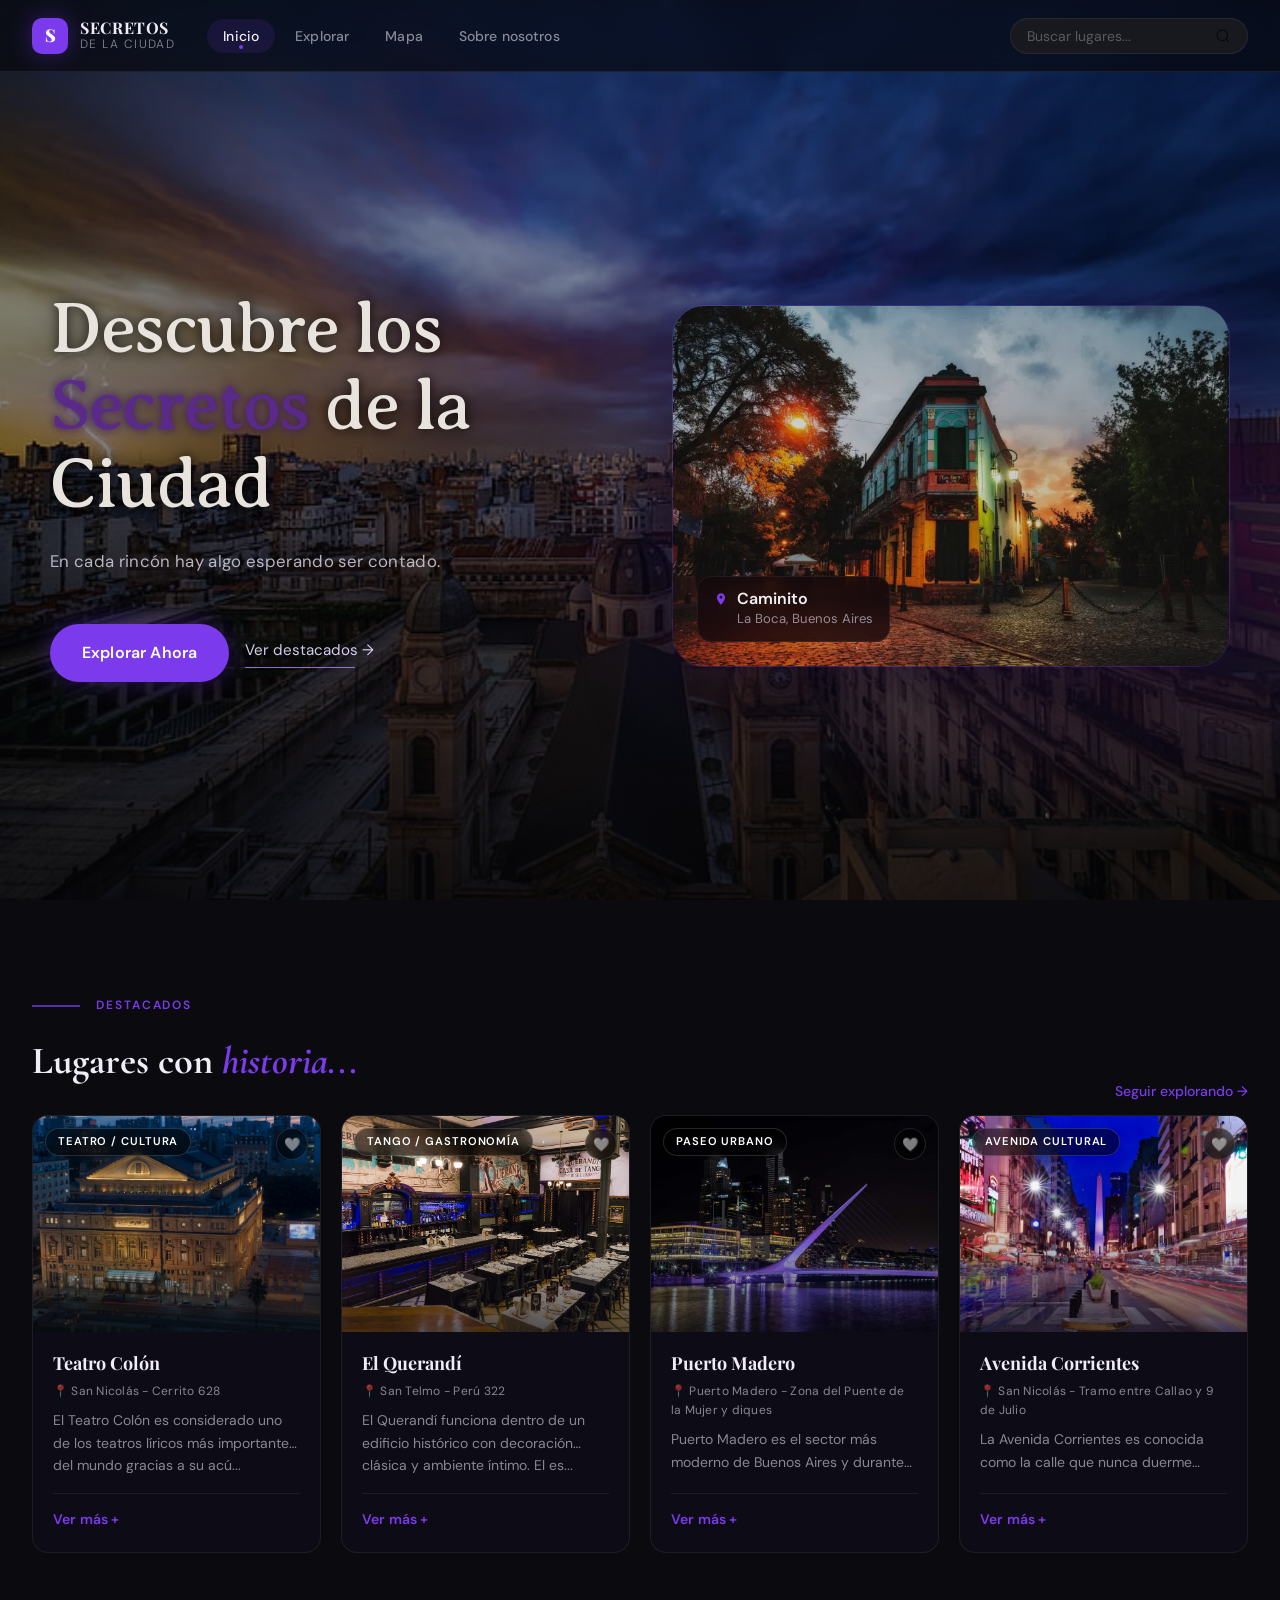
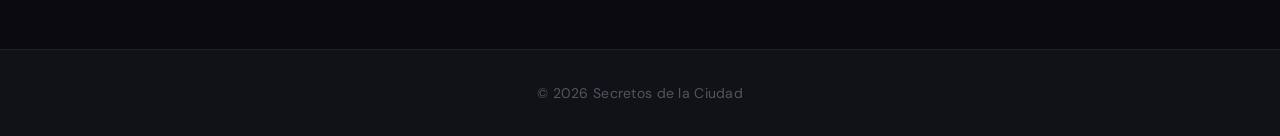
<file: index.html>
<!DOCTYPE html>
<html lang="es">
<head>
    <meta charset="UTF-8">
    <meta name="viewport" content="width=device-width, initial-scale=1.0">
    <title>Secretos de la Ciudad | Inicio</title>
    <link rel="stylesheet" href="./styles/global.css">
    <link rel="stylesheet" href="./styles/hero.css">
    <link rel="stylesheet" href="./styles/carousel.css">
    <link rel="stylesheet" href="./styles/modal.css">
    <link rel="icon" href="assets/favicon(2).svg" type="image/svg+xml">
</head>
<body>

  <!-- ===== HEADER / NAV PRINCIPAL ===== -->
  <header class="site-header">
    <a href="/" class="brand" aria-label="Ir al inicio — Secretos de la Ciudad">
      <span class="brand__icon" aria-hidden="true"></span>
      <span class="brand__name">
        <strong>Secretos</strong>
        <span>de la Ciudad</span>
      </span>
    </a>

    <!-- ===== Navegación principal ===== -->
    <nav class="main-nav" aria-label="Navegación principal">
      
      <ul class="main-nav__list">
        <li><a href="index.html" class="main-nav__link main-nav__link--active" aria-current="page">Inicio</a></li>
        <li><a href="pages/places.html" class="main-nav__link">Explorar</a></li>
        <li><a href="pages/map.html" class="main-nav__link">Mapa</a></li>
        <li><a href="pages/about.html" class="main-nav__link">Sobre nosotros</a></li>
      </ul>
    </nav>

    <!-- ===== Barra de búsqueda ===== -->
    <form class="site-search" role="search" action="#" method="get">

      <label for="search-input" class="sr-only">Buscar lugares</label>
      <input
        id="search-input"
        type="search"
        name="q"
        class="site-search__input"
        placeholder="Buscar lugares..."
        autocomplete="off"
      />
      <button type="submit" class="site-search__btn" aria-label="Buscar">
        <span class="icon icon--search" aria-hidden="true"></span>
      </button>
    </form>
  </header>

  
  <main class="site-layout">
 
    <!-- ═══ HERO ═══ -->
    <section class="hero">
      <img class="hero__bg"
      src="./assets/images/hero-bg.jpg"
      alt=""
      aria-hidden="true"
      />
      <span class="hero__overlay hero__overlay--dark" aria-hidden="true"></span>
      <span class="hero__overlay hero__overlay--purple" aria-hidden="true"></span>
 
      <article class="hero__container">
        <header class="hero__content">
          <h1 class="hero__title">
            Descubre los <em class="hero__title-highlight">Secretos</em> de la Ciudad
          </h1>
 
          <p class="hero__description">
             En cada rincón hay algo esperando ser contado.
          </p>
 
          <nav class="hero__actions" aria-label="Acciones principales">
            <a href="/pages/places.html" class="hero__btn hero__btn--primary">
              Explorar Ahora
            </a>
            <a href="#lugares-destacados" class="hero__link">
              Ver destacados →
            </a>
          </nav>
        </header>

        <figure class="hero__visual">
          <img
            class="hero__card-image"
            src="./assets/images/caminito.jpg"
            alt="Vista nocturna de esquina emblemática de Caminito, La Boca, Buenos Aires">
          
          <figcaption class="hero__card-info">
            <svg class="hero__card-icon" xmlns="http://www.w3.org/2000/svg" viewBox="0 0 24 24" fill="currentColor" width="14" height="14" aria-hidden="true">
              <path d="M12 2C8.13 2 5 5.13 5 9c0 5.25 7 13 7 13s7-7.75 7-13c0-3.87-3.13-7-7-7zm0 9.5c-1.38 0-2.5-1.12-2.5-2.5s1.12-2.5 2.5-2.5 2.5 1.12 2.5 2.5-1.12 2.5-2.5 2.5z"/>
            </svg>
            <h2>
              Caminito
            </h2>
            <p> La Boca, Buenos Aires </p>
          </figcaption>

        </figure>
      </article>
    </section>
 
    <!-- ═══ FEATURED ═══ -->
    <section class="featured" id="lugares-destacados">
      <article class="featured__container">

        <header class="featured__eyebrow">
          <hr class="featured__eyebrow-line" aria-hidden="true" />
          <span class="featured__eyebrow-label">Destacados</span>
        </header>
 
        <header class="featured__heading">
          <h2 class="featured__title">
            Lugares con <em class="featured__title-highlight">historia...</em>
          </h2>
          <a class="featured__cta" href="/pages/places.html" role="button">Seguir explorando →</a>
        </header>
 
        <nav class="featured__carousel" aria-label="Carrusel de lugares">
          <button class="featured__carousel-btn featured__carousel-btn--prev" id="carousel-prev" aria-label="Anterior" disabled>
            <svg xmlns="http://www.w3.org/2000/svg" viewBox="0 0 24 24" fill="none" stroke="currentColor" stroke-width="2.5" width="18" height="18" aria-hidden="true"><polyline points="15 18 9 12 15 6"/></svg>
          </button>
          <div
              class="featured__grid"
              id="contenedor-cards-index"
            ></div>
          <button class="featured__carousel-btn featured__carousel-btn--next" id="carousel-next" aria-label="Siguiente">
            <svg xmlns="http://www.w3.org/2000/svg" viewBox="0 0 24 24" fill="none" stroke="currentColor" stroke-width="2.5" width="18" height="18" aria-hidden="true"><polyline points="9 18 15 12 9 6"/></svg>
          </button>
        </nav>
      </article>
    </section>
    
  </main>
  
    <div
      class="place-modal"
      id="placeModal"
      role="dialog"
      aria-modal="true"
      aria-hidden="true"
    >
      <div class="place-modal__content" id="placeModalContent"></div>
    </div>
  <!-- ===== FOOTER ===== -->
  <footer class="site-footer">
    <p class="site-footer__copy">
      &copy; <time datetime="2026">2026</time> Secretos de la Ciudad
    </p>
  </footer>

<script src="./scripts/places.js"></script>
<script src="./scripts/places-modal.js"></script>
<script src="./scripts/search-bar.js"></script>
</body>
</html>
</file>
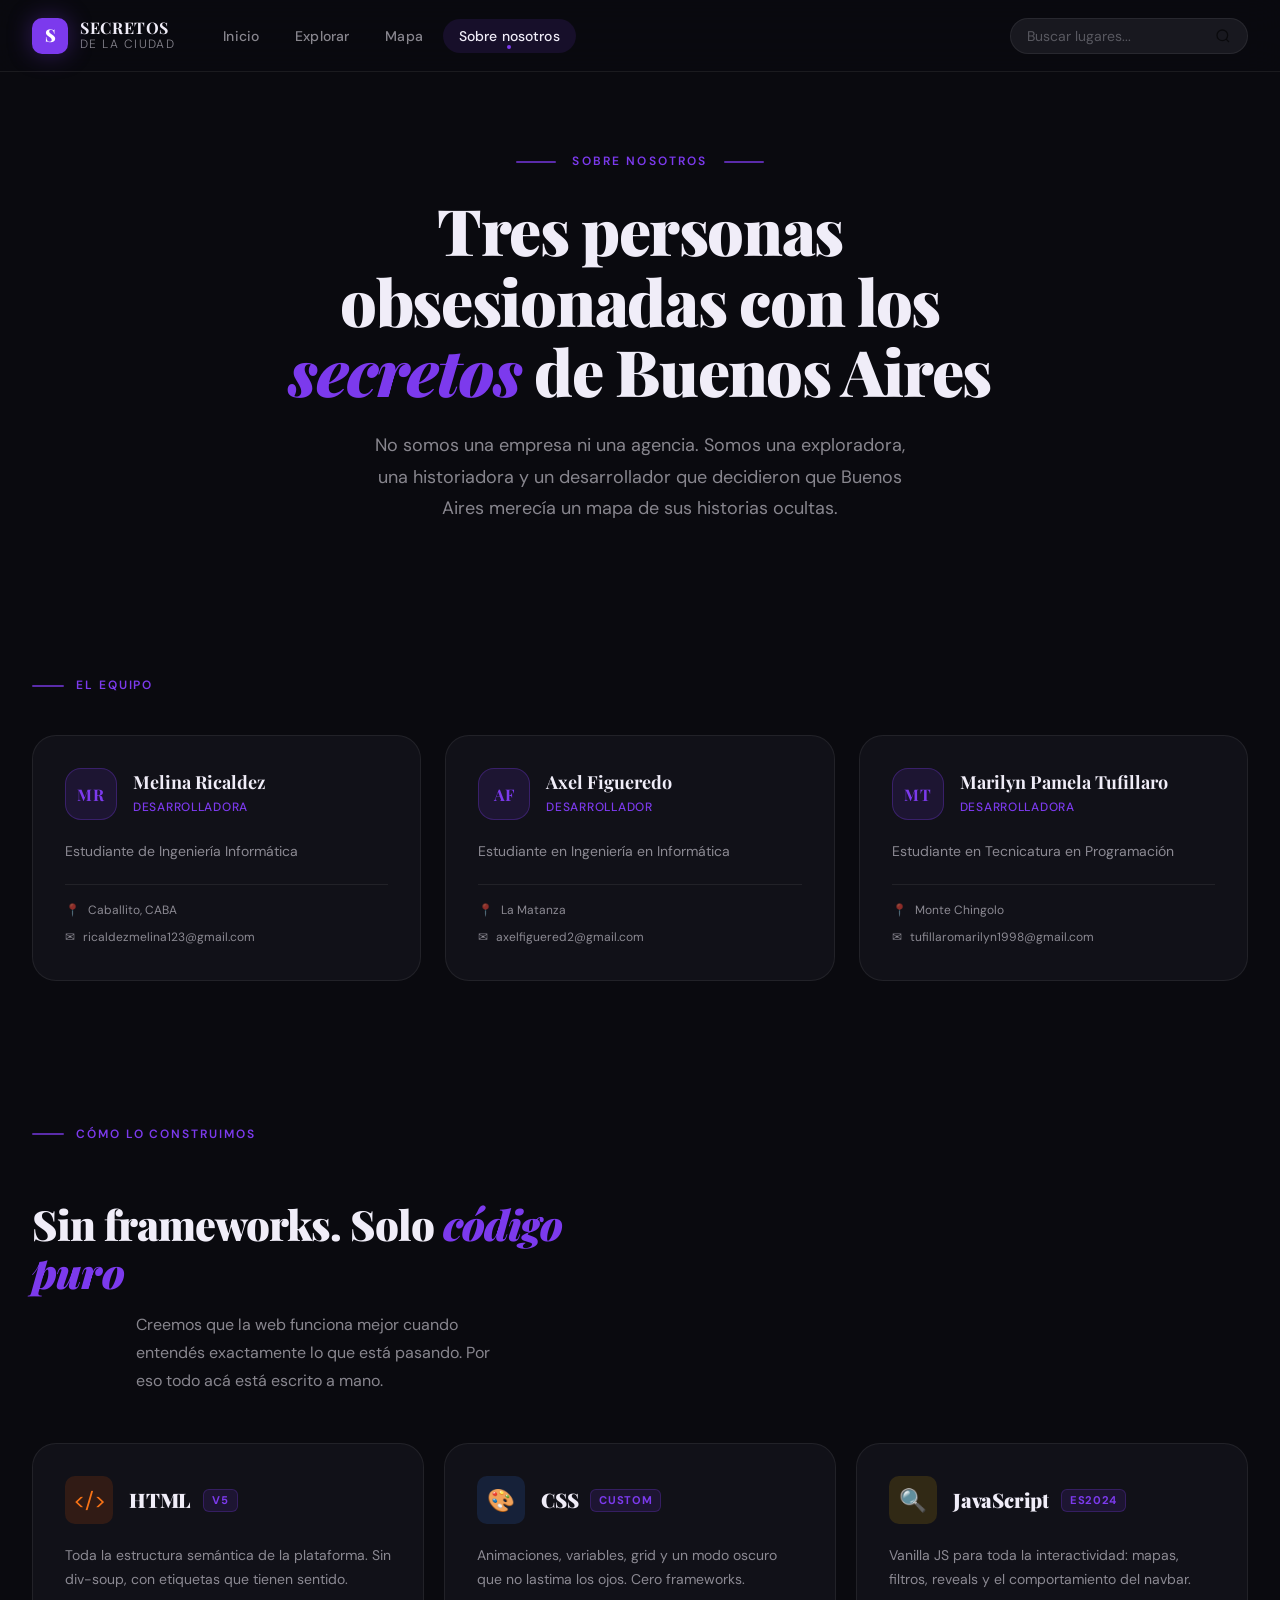
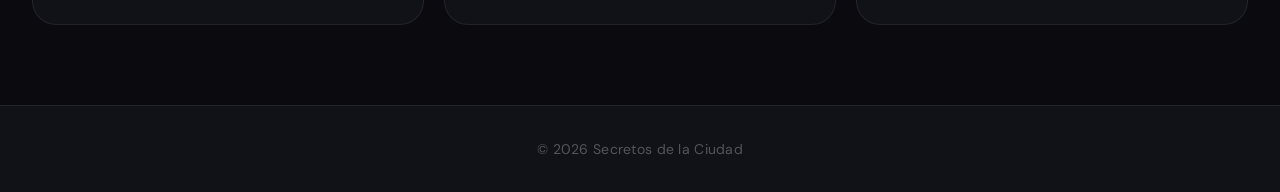
<file: pages/about.html>
<!DOCTYPE html>
<html lang="es">
<head>
    <meta charset="UTF-8">
    <meta name="viewport" content="width=device-width, initial-scale=1.0">
    <title>Secretos de la Ciudad | Sobre nosotros</title>
    <link rel="stylesheet" href="/styles/global.css">
    <link rel="stylesheet" href="/styles/about.css">
    <link rel="stylesheet" href="/styles/carousel.css">
    <link rel="icon" href="/assets/favicon(2).svg" type="image/svg+xml">
</head>
<body>

    <!-- ===== HEADER / NAV PRINCIPAL ===== -->
    <header class="site-header">
      <a href="/" class="brand" aria-label="Ir al inicio — Secretos de la Ciudad">
        <span class="brand__icon" aria-hidden="true"></span>
        <span class="brand__name">
          <strong>Secretos</strong>
          <span>de la Ciudad</span>
        </span>
      </a>

      <!-- ===== Navegación principal ===== -->
      <nav class="main-nav" aria-label="Navegación principal">
        <ul class="main-nav__list">
          <li><a href="../index.html" class="main-nav__link">Inicio</a></li>
          <li><a href="places.html" class="main-nav__link">Explorar</a></li>
          <li><a href="map.html" class="main-nav__link">Mapa</a></li>
          <li><a href="about.html" class="main-nav__link main-nav__link--active" aria-current="page">Sobre nosotros</a></li>
        </ul>
      </nav>

      <!-- ===== Barra de búsqueda ===== -->
      <form class="site-search" role="search" action="#" method="get">
        <label for="search-input" class="sr-only">Buscar lugares</label>
        <input
          id="search-input"
          type="search"
          name="q"
          class="site-search__input"
          placeholder="Buscar lugares..."
          autocomplete="off"
          aria-label="Buscar lugares"
        />
        <button type="submit" class="site-search__btn" aria-label="Buscar">
          <span class="icon icon--search" aria-hidden="true"></span>
        </button>
      </form>

    </header>

    <main class="site-layout">

        <!-- Section de sobre Nosotros -->
        <section class="about" aria-labelledby="about-title">

          <header class="about__header">
            <p class="about__eyebrow">Sobre nosotros</p>
            <h1 class="about__title" id="about-title">
              Tres personas obsesionadas con los
              <em class="about__title-highlight">secretos</em>
              de Buenos Aires
            </h1>
            <p class="about__description">
              No somos una empresa ni una agencia. Somos una exploradora, una
              historiadora y un desarrollador que decidieron que Buenos Aires
              merecía un mapa de sus historias ocultas.
            </p>
          </header>

        </section>

        <!-- Card de miembros del equipo -->
        <section class="team" aria-labelledby="team-title">

          <header class="team__header">
            <h2 class="team__eyebrow" id="team-title">El equipo</h2>
          </header>

          <ul class="team__list" aria-label="Miembros del equipo">

            <li class="team__item">
              <article class="team-card" aria-labelledby="member-1-name">

                <header class="team-card__header">
                  <span class="team-card__avatar" aria-hidden="true">MR</span>
                  <hgroup class="team-card__identity">
                    <h3 class="team-card__name" id="member-1-name">Melina Ricaldez</h3>
                    <p class="team-card__role">Desarrolladora</p>
                  </hgroup>
                </header>

                <p class="team-card__bio">
                  Estudiante de Ingeniería Informática
                </p>

                <footer class="team-card__footer">
                  <address class="team-card__contact">
                    <ul class="team-card__meta">
                      <li class="team-card__meta-item">
                        <span aria-hidden="true">&#128205;</span>
                        <span>Caballito, CABA</span>
                      </li>
                      <li class="team-card__meta-item">
                        <a href="mailto:ricaldezmelina123@gmail.com" class="team-card__email">
                          <span aria-hidden="true">&#9993;</span>
                          ricaldezmelina123@gmail.com
                        </a>
                      </li>
                    </ul>
                  </address>
                </footer>

              </article>
            </li>

            <li class="team__item">
              <article class="team-card" aria-labelledby="member-2-name">

                <header class="team-card__header">
                  <span class="team-card__avatar" aria-hidden="true">AF</span>
                  <hgroup class="team-card__identity">
                    <h3 class="team-card__name" id="member-2-name">Axel Figueredo</h3>
                    <p class="team-card__role">Desarrollador</p>
                  </hgroup>
                </header>

                <p class="team-card__bio">
                 Estudiante en Ingeniería en Informática
                </p>

                <footer class="team-card__footer">
                  <address class="team-card__contact">
                    <ul class="team-card__meta">
                      <li class="team-card__meta-item">
                        <span aria-hidden="true">&#128205;</span>
                        <span>La Matanza</span>
                      </li>
                      <li class="team-card__meta-item">
                        <a href="mailto:axelfiguered2@gmail.com" class="team-card__email">
                          <span aria-hidden="true">&#9993;</span>
                          axelfiguered2@gmail.com
                        </a>
                      </li>
                    </ul>
                  </address>
                </footer>

              </article>
            </li>

            <li class="team__item">
              <article class="team-card" aria-labelledby="member-3-name">

                <header class="team-card__header">
                  <span class="team-card__avatar" aria-hidden="true">MT</span>
                  <hgroup class="team-card__identity">
                    <h3 class="team-card__name" id="member-3-name">Marilyn Pamela Tufillaro</h3>
                    <p class="team-card__role">Desarrolladora</p>
                  </hgroup>
                </header>

                <p class="team-card__bio">
                  Estudiante en Tecnicatura en Programación
                </p>

                <footer class="team-card__footer">
                  <address class="team-card__contact">
                    <ul class="team-card__meta">
                      <li class="team-card__meta-item">
                        <span aria-hidden="true">&#128205;</span>
                        <span>Monte Chingolo</span>
                      </li>
                      <li class="team-card__meta-item">
                        <a href="mailto:tufillaromarilyn1998@gmail.com" class="team-card__email">
                          <span aria-hidden="true">&#9993;</span>
                          tufillaromarilyn1998@gmail.com
                        </a>
                      </li>
                    </ul>
                  </address>
                </footer>

              </article>
            </li>

          </ul>
        </section>

        <!-- Listado de tecnologías utilizadas -->
        <section class="tech-stack" aria-labelledby="tech-title">

          <header class="tech-stack__header">
            <p class="tech-stack__eyebrow">Cómo lo construimos</p>
            <hgroup class="tech-stack__heading">
              <h2 class="tech-stack__title" id="tech-title">
                Sin frameworks. Solo <em class="tech-stack__title-highlight">código puro</em>
              </h2>
              <p class="tech-stack__description">
                Creemos que la web funciona mejor cuando entendés exactamente lo que está pasando. Por eso todo acá está escrito a mano.
              </p>
            </hgroup>
          </header>

          <ul class="tech-stack__list" aria-label="Tecnologías utilizadas">

            <li class="tech-stack__item">
              <article class="tech-card" aria-labelledby="tech-1-name">
                <header class="tech-card__header">
                  <span class="tech-card__icon" aria-hidden="true">&#60;/&#62;</span>
                  <hgroup class="tech-card__identity">
                    <h3 class="tech-card__name" id="tech-1-name">HTML</h3>
                    <p class="tech-card__badge">
                      <abbr title="versión 5">v5</abbr>
                    </p>
                  </hgroup>
                </header>
                <p class="tech-card__description">
                  Toda la estructura semántica de la plataforma. Sin div-soup, con etiquetas que tienen sentido.
                </p>
              </article>
            </li>

            <li class="tech-stack__item">
              <article class="tech-card" aria-labelledby="tech-2-name">
                <header class="tech-card__header">
                  <span class="tech-card__icon" aria-hidden="true">&#127912;</span>
                  <hgroup class="tech-card__identity">
                    <h3 class="tech-card__name" id="tech-2-name">CSS</h3>
                    <p class="tech-card__badge">Custom</p>
                  </hgroup>
                </header>
                <p class="tech-card__description">
                  Animaciones, variables, grid y un modo oscuro que no lastima los ojos. Cero frameworks.
                </p>
              </article>
            </li>

            <li class="tech-stack__item">
              <article class="tech-card" aria-labelledby="tech-3-name">
                <header class="tech-card__header">
                  <span class="tech-card__icon" aria-hidden="true">&#128269;</span>
                  <hgroup class="tech-card__identity">
                    <h3 class="tech-card__name" id="tech-3-name">JavaScript</h3>
                    <p class="tech-card__badge">
                      <abbr title="ECMAScript 2024">ES2024</abbr>
                    </p>
                  </hgroup>
                </header>
                <p class="tech-card__description">
                  Vanilla JS para toda la interactividad: mapas, filtros, reveals y el comportamiento del navbar.
                </p>
              </article>
            </li>

          </ul>

        </section>

    </main>

    <!-- ===== FOOTER DEL SITIO ===== -->
    <footer class="site-footer">
      <p class="site-footer__copy">
        &copy; <time datetime="2026">2026</time> Secretos de la Ciudad
      </p>
    </footer>
    <script src="../scripts/search-bar.js"></script>
</body>
</html>
</file>
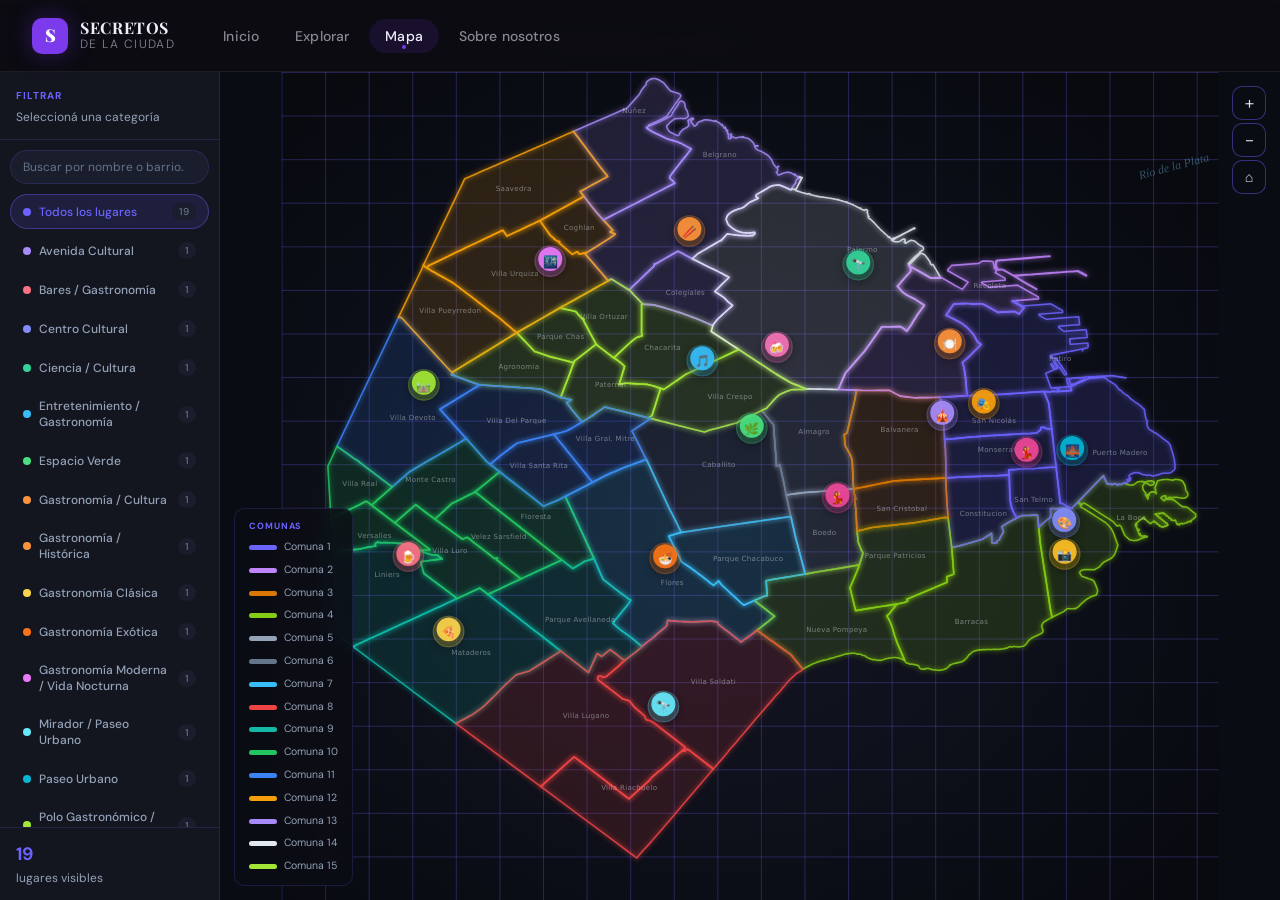
<file: pages/map.html>
<!DOCTYPE html>
<html lang="es">
<head>
<meta charset="UTF-8">
<meta name="viewport" content="width=device-width, initial-scale=1.0">
<title>Secretos de la Ciudad | Mapa Interactivo</title>
<link rel="stylesheet" href="/styles/map.css">
<link rel="stylesheet" href="/styles/global.css">
<link rel="icon" href="/assets/favicon(2).svg" type="image/svg+xml">
</head>
<body>

<!-- ===== HEADER / NAV PRINCIPAL ===== -->
    <header class="site-header">
      <a href="/" class="brand" aria-label="Ir al inicio — Secretos de la Ciudad">
        <span class="brand__icon" aria-hidden="true"></span>
        <span class="brand__name">
          <strong>Secretos</strong>
          <span>de la Ciudad</span>
        </span>
      </a>

      <!-- ===== Navegación principal ===== -->
      <nav class="main-nav" aria-label="Navegación principal">
        <ul class="main-nav__list">
          <li><a href="../index.html" class="main-nav__link">Inicio</a></li>
          <li><a href="places.html" class="main-nav__link">Explorar</a></li>
          <li><a href="map.html" class="main-nav__link main-nav__link--active" aria-current="page">Mapa</a></li>
          <li><a href="about.html" class="main-nav__link">Sobre nosotros</a></li>
        </ul>
      </nav>


    </header>

<main id="main-content" aria-label="Explorador de lugares nocturnos de Buenos Aires">
  <h1 class="sr-only">
    Mapa interactivo de lugares secretos de Buenos Aires
  </h1>
  <div class="app">
 
    <!-- ===== SIDEBAR FILTROS ===== -->
    <!--
      <aside> es correcto aquí: es contenido complementario al mapa.
      El <nav> interno lista las categorías; sus ítems se inyectan
      como <ul><li><button> desde el JS para respetar la semántica de lista.
    -->
    <aside class="sidebar" aria-label="Filtros de categoría">
      <div class="sidebar__header">
        <p class="sidebar__title">Filtrar</p>
        <p class="sidebar__subtitle">Seleccioná una categoría</p>
      </div>
 
      <!--
        Buscador del mapa.
        id="search-input" es el que usa places2.js; vive aquí,
        dentro del <main>, separado del buscador del sitio en el header.
      -->
      <div class="sidebar__search">
        <label for="search-input" class="sr-only">Buscar lugares en el mapa</label>
        <input
          id="search-input"
          type="search"
          class="sidebar__search-input"
          placeholder="Buscar por nombre o barrio…"
          autocomplete="off"
          aria-label="Buscar lugares en el mapa"
          aria-controls="map-canvas"
        />
      </div>
 
      <!--
        <nav> con lista explícita.
        El JS (buildFilters) insertará: <ul> > <li> > <button>.
      -->
      <nav id="filter-nav" class="sidebar__filters" aria-label="Filtrar por categoría"></nav>
 
      <div class="sidebar__footer">
        <!--
          aria-live="polite": anuncia los cambios de cantidad
          a lectores de pantalla sin interrumpir.
          aria-atomic="true": lee el fragmento completo.
        -->
        <p class="sidebar__footer-count" aria-live="polite" aria-atomic="true">
          <strong id="place-count">0</strong>
          lugares visibles
        </p>
      </div>
    </aside>
    <!-- FIN SIDEBAR -->
 
    <!-- ===== MAPA ===== -->
    <!--
      role="region" + aria-label: identifica la zona del mapa
      como una región landmarks navegable por AT.
    -->
    <div class="map-wrap" role="region" aria-label="Mapa interactivo de Buenos Aires">
 
      <p class="map-hint">
        📍 Tocá un barrio o un marcador para ver información.
      </p>

      <!-- Estados de carga / error -->
      <div class="map-overlay" id="map-loading" role="status" aria-live="polite" aria-label="Cargando mapa">
        <div class="spinner" aria-hidden="true"></div>
        <span>Cargando mapa…</span>
      </div>
      <div class="map-overlay hidden" id="map-error" role="alert" aria-live="assertive">
        <span aria-hidden="true" style="font-size:32px">⚠️</span>
        <p>No se pudieron cargar los datos del mapa.</p>
      </div>
 
      <!--
        role="application": indica a los AT que este elemento
        gestiona su propia interacción de teclado (zoom, pan, etc.).
        aria-describedby: instrucciones de uso disponibles para AT.
      -->
      <div
        id="map-canvas"
        class="map-canvas"
        role="application"
        tabindex="0"
        aria-label="Mapa de Buenos Aires"
        aria-describedby="map-instructions"
      ></div>
 
      <!-- Instrucciones ocultas visualmente, disponibles para AT -->
      <p id="map-instructions" class="sr-only">
        Usá la rueda del mouse o los botones +/− para hacer zoom.
        Arrastrá para desplazarte. Doble clic para restablecer la vista.
        Presioná las teclas de flecha para desplazarte con el teclado.
        Presioná Enter o Espacio sobre un marcador para ver sus detalles.
      </p>
 
      <!--
        role="group" + aria-label: agrupa los botones de zoom
        como una unidad semántica para AT.
      -->
      <div class="zoom-controls" role="group" aria-label="Controles de zoom del mapa">
        <button class="zoom-btn" id="z-in"  type="button" title="Acercar" aria-label="Acercar mapa">+</button>
        <button class="zoom-btn" id="z-out" type="button" title="Alejar"  aria-label="Alejar mapa">−</button>
        <button class="zoom-btn reset" id="z-rst" type="button" title="Restablecer vista" aria-label="Restablecer vista del mapa">⌂</button>
      </div>
 
      <!-- Tooltip de barrio (decorativo, no necesita ser leído por AT) -->
      <div class="barrio-tooltip" id="barrio-tooltip" aria-hidden="true"></div>
 
      <!--
        Leyenda de comunas.
        El JS (buildLegend) insertará: <ul> > <li> con el swatch y texto.
      -->
      <div class="map-legend" id="map-legend" role="region" aria-label="Leyenda de comunas">
        <p class="map-legend__title" aria-hidden="true">Comunas</p>
      </div>
 
      <!-- ===== PANEL DE DETALLE ===== -->
      <!--
        role="dialog": comunica a los AT que es un diálogo modal.
        aria-modal="true": los AT no deben navegar fuera mientras esté abierto.
        aria-labelledby: título del diálogo (nombre del lugar seleccionado).
        aria-hidden="true" en estado cerrado: lo oculta completamente a los AT.
        El JS activa/desactiva aria-hidden y mueve el foco al abrirse/cerrarse.
      -->
      <aside
        class="detail-panel"
        id="detail-panel"
        role="dialog"
        aria-modal="true"
        aria-label="Detalle del lugar seleccionado"
        aria-labelledby="panel-name"
        aria-hidden="true"
      >
        <!-- Estado vacío (ningún lugar seleccionado) -->
        <div class="panel__empty" id="panel-empty">
          <span class="panel__empty-icon" aria-hidden="true">📍</span>
          <p>Hacé clic en un marcador o barrio para ver los detalles del lugar.</p>
        </div>
 
        <!-- Contenido del lugar seleccionado -->
        <div id="panel-content" style="display:none; flex-direction:column; height:100%">
 
          <button class="panel__close" id="panel-close" type="button" aria-label="Cerrar detalle del lugar">✕</button>
 
          <!-- Hero -->
          <div class="panel__hero" id="panel-hero">
            <span class="panel__hero-icon" id="panel-icon" aria-hidden="true"></span>
            <span class="panel__hero-barrio" id="panel-barrio-label"></span>
          </div>
 
          <!-- Cuerpo con scroll -->
          <div class="panel__body">
            <div class="anim-in">
 
              <p class="panel__cat" id="panel-cat"></p>
 
              <!-- h2: título del diálogo; referenciado por aria-labelledby -->
              <h2 class="panel__name" id="panel-name"></h2>
 
              <address class="panel__address">
                <svg xmlns="http://www.w3.org/2000/svg" viewBox="0 0 24 24" fill="currentColor" width="12" height="12" aria-hidden="true" focusable="false">
                  <path d="M12 2C8.13 2 5 5.13 5 9c0 5.25 7 13 7 13s7-7.75 7-13c0-3.87-3.13-7-7-7z"/>
                </svg>
                <span id="panel-addr-text"></span>
              </address>
 
              <p class="panel__desc" id="panel-desc"></p>
 
              <!-- Metadatos como lista de definición -->
              <dl class="panel__meta">
                <div class="meta-row">
                  <dt class="meta-row__label">
                    <svg xmlns="http://www.w3.org/2000/svg" viewBox="0 0 24 24" fill="none" stroke="currentColor" stroke-width="2" width="13" height="13" aria-hidden="true" focusable="false"><circle cx="12" cy="12" r="10"/><polyline points="12 6 12 12 16 14"/></svg>
                    Horario nocturno
                  </dt>
                  <dd class="meta-row__val" id="panel-horario"></dd>
                </div>
                <div class="meta-row">
                  <dt class="meta-row__label">
                    <svg xmlns="http://www.w3.org/2000/svg" viewBox="0 0 24 24" fill="none" stroke="currentColor" stroke-width="2" width="13" height="13" aria-hidden="true" focusable="false"><line x1="12" y1="1" x2="12" y2="23"/><path d="M17 5H9.5a3.5 3.5 0 0 0 0 7h5a3.5 3.5 0 0 1 0 7H6"/></svg>
                    Precio
                  </dt>
                  <dd class="meta-row__val" id="panel-precio"></dd>
                </div>
                <div class="meta-row">
                  <dt class="meta-row__label">
                    <svg xmlns="http://www.w3.org/2000/svg" viewBox="0 0 24 24" fill="none" stroke="currentColor" stroke-width="2" width="13" height="13" aria-hidden="true" focusable="false"><circle cx="12" cy="12" r="10"/><path d="M12 8v4l3 3"/></svg>
                    Accesibilidad
                  </dt>
                  <dd class="meta-row__val" id="panel-acc"></dd>
                </div>
              </dl>
 
              <h3 class="panel__section-title">Recomendaciones</h3>
              <ul class="recs-list" id="panel-recs"></ul>
 
              <h3 class="panel__section-title">Ideal para</h3>
              <ul class="tags-list" id="panel-tags"></ul>
 
            </div>
          </div><!-- /.panel__body -->
 
          <!-- Footer del panel -->
          <div class="panel__footer">
            <button class="btn-fav" id="btn-fav" type="button" aria-pressed="false">
              <span id="btn-fav-icon" aria-hidden="true">🤍</span>
              <span id="btn-fav-label">Agregar a favoritos</span>
            </button>
          </div>
 
        </div><!-- /#panel-content -->
      </aside>
      <!-- FIN PANEL DE DETALLE -->
 
    </div><!-- /.map-wrap -->
  </div><!-- /.app -->
 
</main>
<!-- ===== FOOTER ===== -->
  <footer class="site-footer">
    <p class="site-footer__copy">
      &copy; <time datetime="2026">2026</time> Secretos de la Ciudad
    </p>
  </footer>
<script src="../scripts/place-filters.js"></script>
<script src="../scripts/map.js"></script>
<script src="../scripts/map-panel.js"></script>
</body>
</html>
</file>
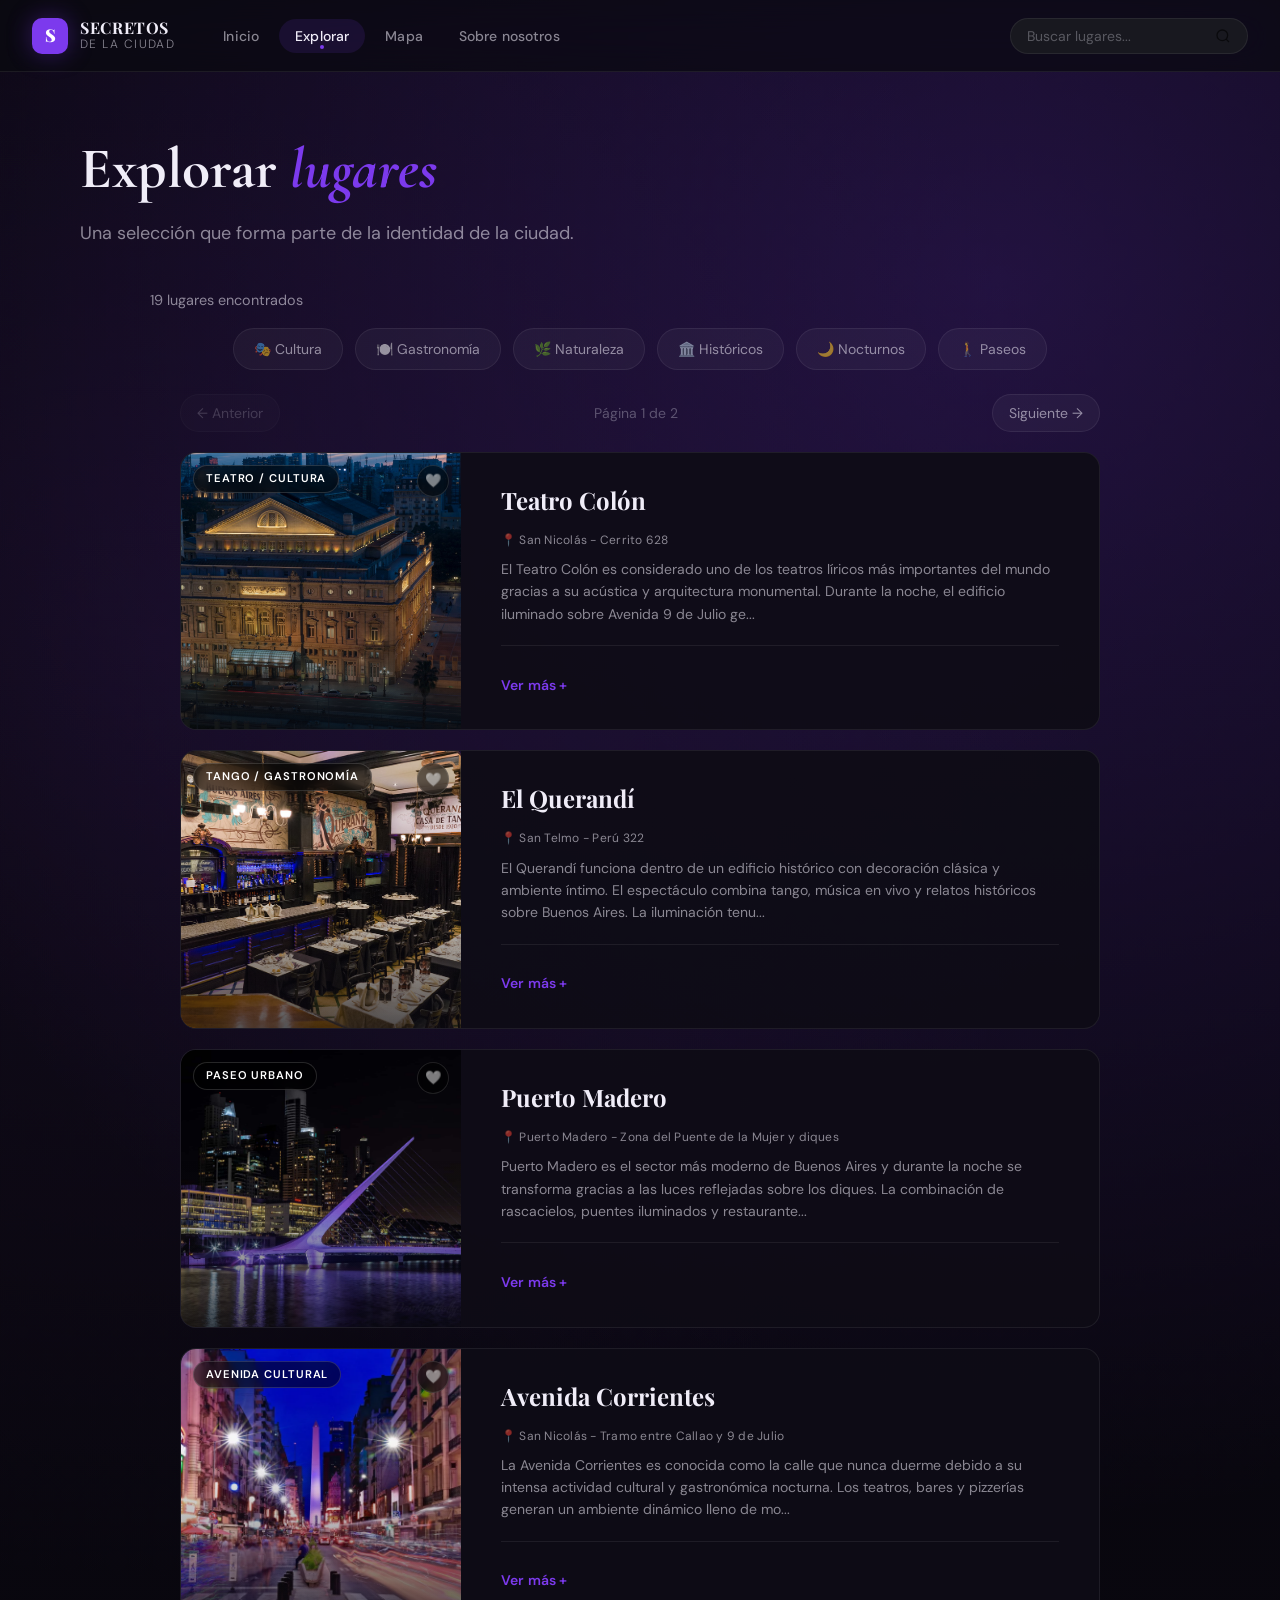
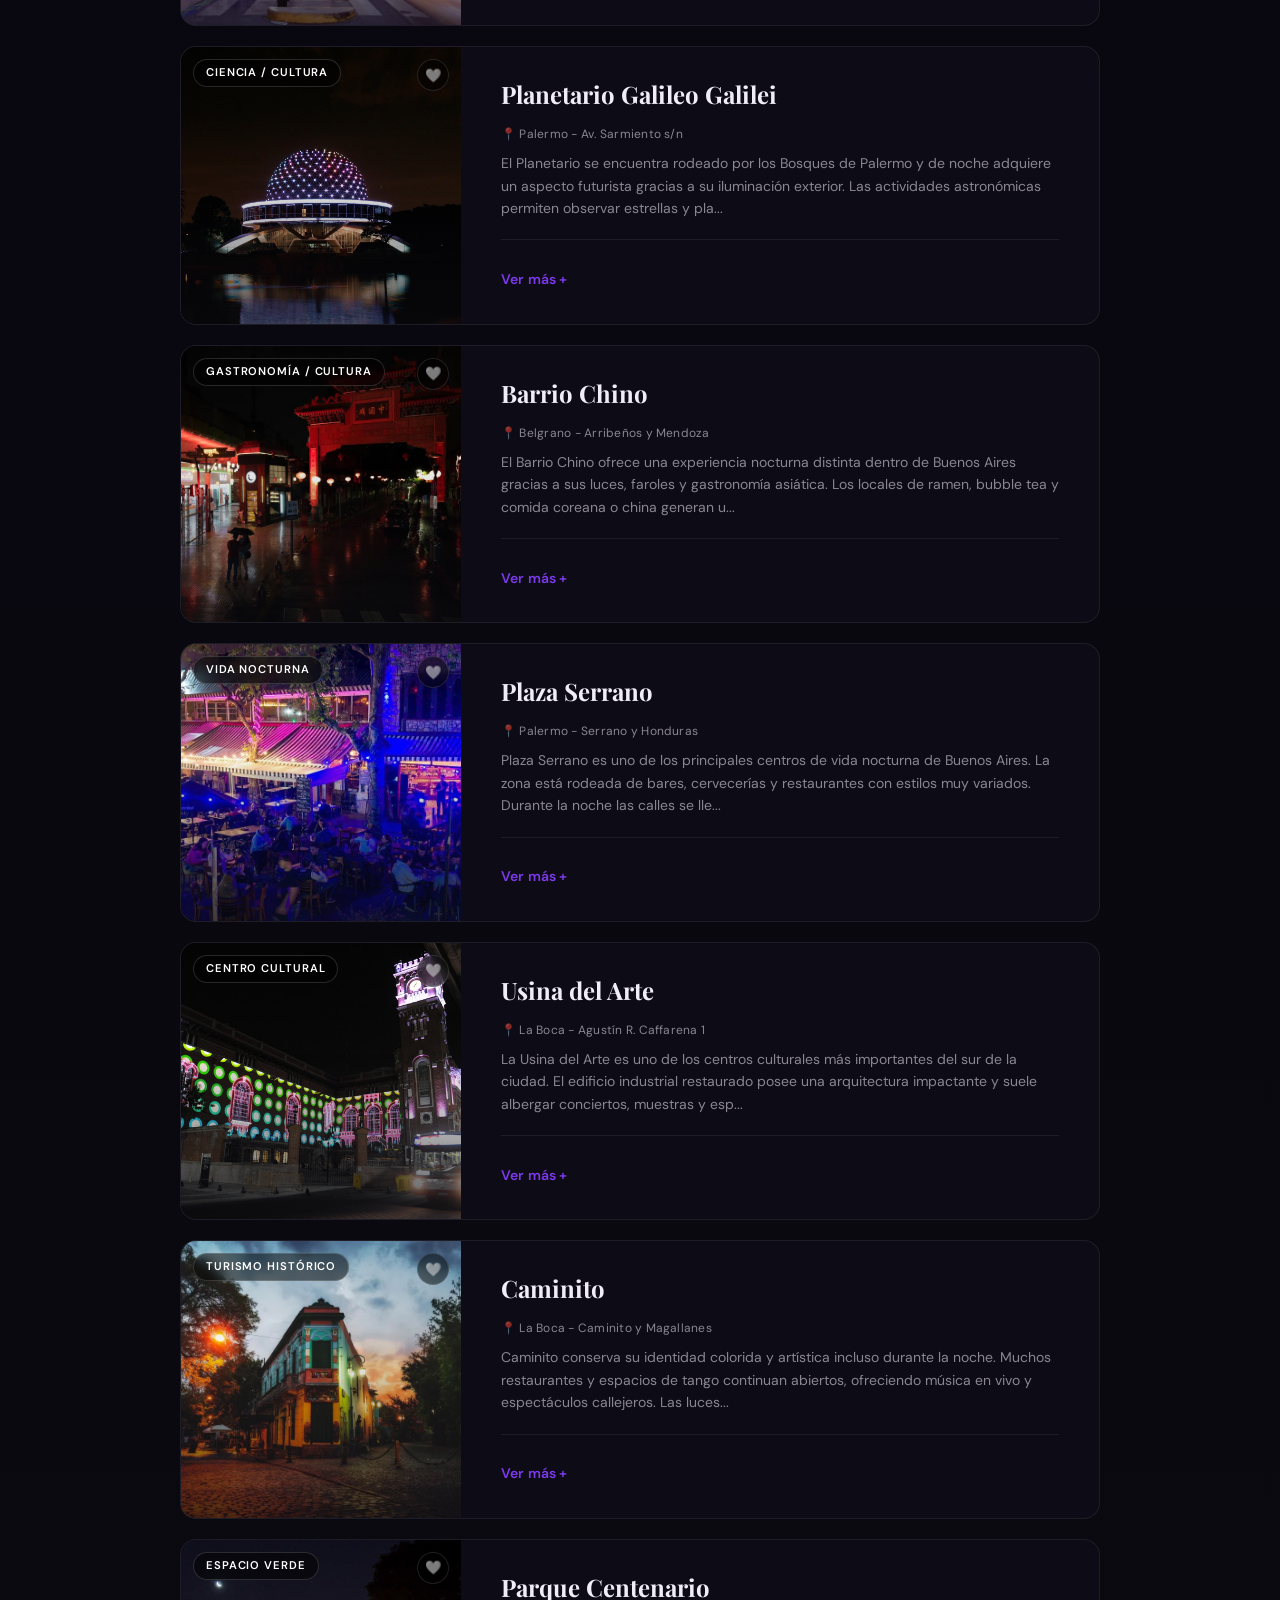
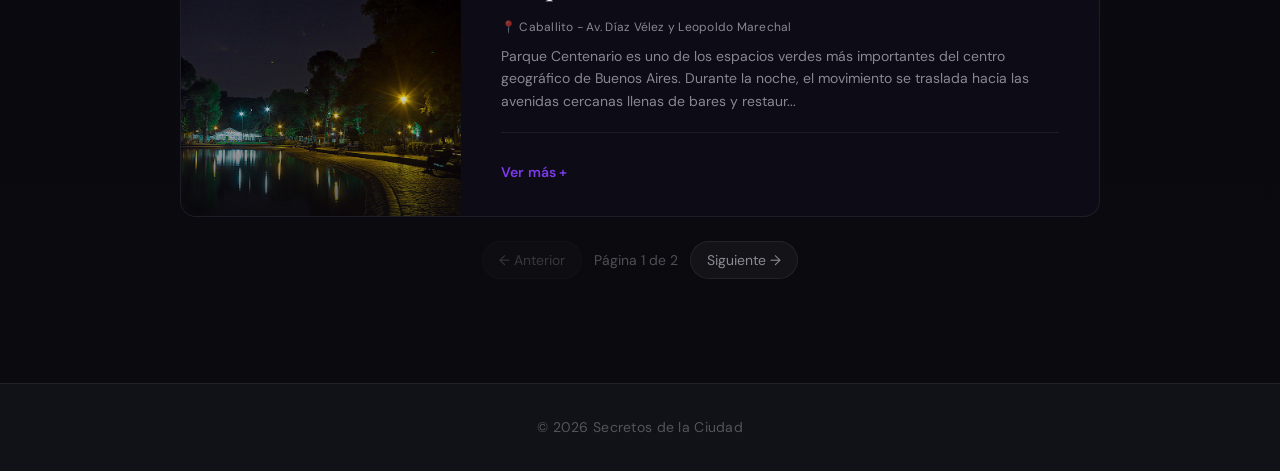
<file: pages/places.html>
<!DOCTYPE html>
<html lang="es">
<head>
    <meta charset="UTF-8">
    <meta name="viewport" content="width=device-width, initial-scale=1.0">
    <title>Secretos de la Ciudad | Explorar</title>
    <link rel="stylesheet" href="../styles/global.css">
    <link rel="stylesheet" href="../styles/carousel.css">
    <link rel="stylesheet" href="../styles/places.css">
    <link rel="stylesheet" href="../styles/modal.css">
    <link rel="icon" href="/assets/favicon(2).svg" type="image/svg+xml">
</head>
<body>

    <!-- ===== HEADER / NAV PRINCIPAL ===== -->
    <header class="site-header">
      <a href="/" class="brand" aria-label="Ir al inicio — Secretos de la Ciudad">
        <span class="brand__icon" aria-hidden="true"></span>
        <span class="brand__name">
          <strong>Secretos</strong>
          <span>de la Ciudad</span>
        </span>
      </a>

      <!-- ===== Navegación principal ===== -->
      <nav class="main-nav" aria-label="Navegación principal">
        <ul class="main-nav__list">
          <li><a href="../index.html" class="main-nav__link">Inicio</a></li>
          <li><a href="places.html" class="main-nav__link main-nav__link--active" aria-current="page">Explorar</a></li>
          <li><a href="map.html" class="main-nav__link">Mapa</a></li>
          <li><a href="about.html" class="main-nav__link">Sobre nosotros</a></li>
        </ul>
      </nav>

      <!-- ===== Barra de búsqueda ===== -->
      
      <form class="site-search" role="search" action="#" method="get">
        <label for="search-input" class="sr-only">Buscar lugares</label>
        <input
          id="search-input"
          type="search"
          name="q"
          class="site-search__input"
          placeholder="Buscar lugares..."
          autocomplete="off"
          aria-label="Buscar lugares"
        />
        <button type="submit" class="site-search__btn" aria-label="Buscar">
          <span class="icon icon--search" aria-hidden="true"></span>
        </button>
      </form>

    </header>

      <main class="site-layout places-page">

    <!-- Section de la lista de lugares para explorar -->
    <section class="places-explorer" aria-labelledby="explorar-titulo">
 
        <header class="places-explorer__header">
          <h1 class="places-explorer__title" id="explorar-titulo">
                  Explorar <span class="places-explorer__title-highlight">lugares</span>
          </h1>
          <p class="places-explorer__subtitle">Una selección que forma parte de la identidad de la ciudad.</p>
        </header>

        <p class="places-explorer__count" id="placesCount" aria-live="polite">
          Buscando lugares...
        </p>
        <!-- Filtros -->
        <nav class="places-explorer__filters" aria-label="Filtrar por categoría">
          <ul class="filter-list" id="places-filter-list">
            <li class="filter-list__item">
            <button class="filter-list__link" href="#" data-filter="cultura">🎭 Cultura</button>
            </li>
            <li class="filter-list__item">
            <button class="filter-list__link" href="#" data-filter="gastronomia">🍽️ Gastronomía</button>
            </li>
            <li class="filter-list__item">
            <button class="filter-list__link" href="#" data-filter="naturaleza">🌿 Naturaleza</button>
            </li>
            <li class="filter-list__item">
            <button class="filter-list__link" href="#" data-filter="historicos">🏛️ Históricos</button>
            </li>
            <li class="filter-list__item">
            <button class="filter-list__link" href="#" data-filter="nocturnos">🌙 Nocturnos</button>
            </li>
            <li class="filter-list__item">
            <button class="filter-list__link" href="#" data-filter="paseos">🚶 Paseos</button>
            </li>
          </ul>
          <button class="filters-button" type="button" aria-label="Abrir filtros avanzados">
            &#9965; Filtros
          </button>
        </nav>

        <nav class="places-pagination places-pagination--top" aria-label="Paginación de lugares">
          <button class="places-pagination__btn" id="prevPageTop" type="button">← Anterior</button>
          <span class="places-pagination__status" id="pageStatusTop">Página 1 de 1</span>
          <button class="places-pagination__btn" id="nextPageTop" type="button">Siguiente →</button>
        </nav>
 
        <!-- Lista de lugares para explorar -->
        <ol id="contenedor-cards-places" class="place-list" aria-label="Lista de lugares"></ol>
        
        <nav class="places-pagination places-pagination--bottom" aria-label="Paginación de lugares">
          <button class="places-pagination__btn" id="prevPageBottom" type="button">← Anterior</button>
          <span class="places-pagination__status" id="pageStatusBottom">Página 1 de 1</span>
          <button class="places-pagination__btn" id="nextPageBottom" type="button">Siguiente →</button>
        </nav>
      </section>
    </main>

    <!-- ===== FOOTER DEL SITIO ===== -->
    <footer class="site-footer">
      <p class="site-footer__copy">
        &copy; <time datetime="2026">2026</time> Secretos de la Ciudad
      </p>
    </footer>
    <script src="../scripts/search-bar.js"></script>
    <script src="../scripts/place-filters.js"></script>
    <script src="../scripts/places-pagination.js"></script>
    <script src="../scripts/places-modal.js"></script>
    <script src="../scripts/places.js"></script>
    

    <div
      class="place-modal"
      id="placeModal"
      role="dialog"
      aria-modal="true"
      aria-hidden="true"
    >
      <div class="place-modal__content" id="placeModalContent"></div>
    </div>
</body>
</html>
</file>
<file: styles/global.css>
/* ────────────────────────────────────────────────────────────
   0. FUENTES
   ──────────────────────────────────────────────────────────── */
@import url('https://fonts.googleapis.com/css2?family=Playfair+Display:ital,wght@0,700;0,900;1,700&family=DM+Sans:wght@300;400;500;600&family=Special+Elite&family=Averia+Serif+Libre&family=Cormorant+Garamond:wght@400;500;600;700&family=Alegreya:wght@400;500;700&display=swap');

/* ────────────────────────────────────────────────────────────
   1. CUSTOM PROPERTIES (Design Tokens)
   ──────────────────────────────────────────────────────────── */
:root {
  /* Colores */
  --color-bg:          #0a0a0f;
  --color-surface:     #111118;
  --color-surface-2:   #18181f;
  --color-border:      rgba(255, 255, 255, 0.07);

  --color-purple:      #7c3aed;
  --color-purple-mid:  #6d28d9;
  --color-purple-glow: rgba(124, 58, 237, 0.35);
  --color-purple-soft: rgba(124, 58, 237, 0.12);

  --color-text:        #f0edf8;
  --color-text-muted:  rgba(240, 237, 248, 0.55);
  --color-text-faint:  rgba(240, 237, 248, 0.30);

  --color-white:       #ffffff;

  /* Tipografía */
  --font-display: 'Playfair Display', Georgia, serif;
  --font-body:    'DM Sans', sans-serif;

  --text-xs:   0.75rem;
  --text-sm:   0.875rem;
  --text-base: 1rem;
  --text-lg:   1.125rem;
  --text-xl:   1.25rem;
  --text-2xl:  1.5rem;
  --text-3xl:  1.875rem;
  --text-4xl:  2.25rem;
  --text-5xl:  3rem;
  --text-6xl:  4rem;

  /* Espaciado */
  --space-1:  0.25rem;
  --space-2:  0.5rem;
  --space-3:  0.75rem;
  --space-4:  1rem;
  --space-5:  1.25rem;
  --space-6:  1.5rem;
  --space-8:  2rem;
  --space-10: 2.5rem;
  --space-12: 3rem;
  --space-16: 4rem;
  --space-20: 5rem;
  --space-24: 6rem;

  /* Bordes */
  --radius-sm: 6px;
  --radius-md: 10px;
  --radius-lg: 16px;
  --radius-xl: 24px;
  --radius-full: 9999px;

  /* Sombras */
  --shadow-sm:     0 1px 3px rgba(0, 0, 0, 0.4);
  --shadow-md:     0 4px 16px rgba(0, 0, 0, 0.5);
  --shadow-lg:     0 8px 32px rgba(0, 0, 0, 0.6);
  --shadow-purple: 0 0 24px var(--color-purple-glow);

  /* Transiciones */
  --transition-fast:   150ms ease;
  --transition-base:   250ms ease;
  --transition-slow:   400ms ease;

  /* Layout */
  --max-width:    1280px;
  --header-h:     72px;
}

/* ────────────────────────────────────────────────────────────
   2. RESET & BASE
   ──────────────────────────────────────────────────────────── */
*, *::before, *::after {
  box-sizing: border-box;
  margin: 0;
  padding: 0;
}

html {
  scroll-behavior: smooth;
  -webkit-font-smoothing: antialiased;
  -moz-osx-font-smoothing: grayscale;
}

body {
  background-color: var(--color-bg);
  color: var(--color-text);
  font-family: var(--font-body);
  font-size: var(--text-base);
  line-height: 1.6;
  min-height: 100vh;
}

img, video, svg {
  display: block;
  max-width: 100%;
}

a {
  color: inherit;
  text-decoration: none;
}

ul, ol {
  list-style: none;
}

button {
  cursor: pointer;
  border: none;
  background: none;
  font-family: inherit;
  color: inherit;
}

address {
  font-style: normal;
}

/* Accesibilidad: ocultar visualmente pero mantener para lectores de pantalla */
.sr-only {
  position: absolute;
  width: 1px;
  height: 1px;
  padding: 0;
  overflow: hidden;
  clip: rect(0, 0, 0, 0);
  white-space: nowrap;
  border: 0;
}

/* ────────────────────────────────────────────────────────────
   3. LAYOUT COMPARTIDO
   ──────────────────────────────────────────────────────────── */
.site-layout {
  display: flex;
  flex-direction: column;
  gap: 0;
}

.container {
  width: 100%;
  max-width: var(--max-width);
  margin-inline: auto;
  padding-inline: var(--space-6);
}

/* ────────────────────────────────────────────────────────────
   4. SITE HEADER (compartido en todas las páginas)
   ──────────────────────────────────────────────────────────── */
.site-header {
  position: fixed;
  top: 0;
  left: 0;
  right: 0;
  z-index: 100;
  height: var(--header-h);
  display: flex;
  align-items: center;
  gap: var(--space-8);
  padding-inline: var(--space-8);
  background: rgba(10, 10, 15, 0.75);
  backdrop-filter: blur(18px) saturate(1.4);
  -webkit-backdrop-filter: blur(18px) saturate(1.4);
  border-bottom: 1px solid var(--color-border);
}

/* ── Brand / Logo ── */
.brand {
  display: flex;
  align-items: center;
  gap: var(--space-3);
  flex-shrink: 0;
  transition: opacity var(--transition-base);
}
.brand:hover { opacity: 0.85; }

.brand__icon {
  width: 36px;
  height: 36px;
  border-radius: var(--radius-md);
  background: var(--color-purple);
  display: flex;
  align-items: center;
  justify-content: center;
  font-size: var(--text-lg);
  font-weight: 700;
  color: var(--color-white);
  font-family: var(--font-display);
  box-shadow: var(--shadow-purple);
  /* Letra "S" como contenido generado */
  position: relative;
}
.brand__icon::after {
  content: 'S';
  position: absolute;
  font-family: var(--font-display);
  font-weight: 900;
  font-size: 1.1rem;
  color: white;
}

.brand__name {
  display: flex;
  flex-direction: column;
  line-height: 1.15;
}
.brand__name strong {
  font-family: var(--font-display);
  font-size: var(--text-base);
  font-weight: 700;
  color: var(--color-text);
  text-transform: uppercase;
  letter-spacing: 0.04em;
}
.brand__name span {
  font-size: var(--text-xs);
  font-weight: 300;
  color: var(--color-text-muted);
  letter-spacing: 0.12em;
  text-transform: uppercase;
}

/* ── Navegación principal ── */
.main-nav {
  flex: 1;
}
.main-nav__list {
  display: flex;
  align-items: center;
  gap: var(--space-1);
}
.main-nav__link {
  padding: var(--space-2) var(--space-4);
  border-radius: var(--radius-full);
  font-size: var(--text-sm);
  font-weight: 500;
  color: var(--color-text-muted);
  transition: color var(--transition-base), background var(--transition-base);
  letter-spacing: 0.01em;
}
.main-nav__link:hover {
  color: var(--color-text);
  background: var(--color-purple-soft);
}
.main-nav__link--active {
  color: var(--color-text);
  background: var(--color-purple-soft);
  position: relative;
}
.main-nav__link--active::after {
  content: '';
  position: absolute;
  bottom: 4px;
  left: 50%;
  transform: translateX(-50%);
  width: 4px;
  height: 4px;
  border-radius: 50%;
  background: var(--color-purple);
}

/* ── Barra de búsqueda ── */
.site-search {
  display: flex;
  align-items: center;
  gap: var(--space-2);
  background: var(--color-surface-2);
  border: 1px solid var(--color-border);
  border-radius: var(--radius-full);
  padding: var(--space-2) var(--space-4);
  transition: border-color var(--transition-base), box-shadow var(--transition-base);
  margin-left: auto;
}
.site-search:focus-within {
  border-color: var(--color-purple);
  box-shadow: 0 0 0 3px var(--color-purple-soft);
}
.site-search__input {
  background: none;
  border: none;
  outline: none;
  color: var(--color-text);
  font-family: var(--font-body);
  font-size: var(--text-sm);
  width: 180px;
}
.site-search__input::placeholder {
  color: var(--color-text-faint);
}
.site-search__btn {
  display: flex;
  align-items: center;
  color: var(--color-text-muted);
  transition: color var(--transition-base);
}
.site-search__btn:hover { color: var(--color-purple); }

.icon--search::before {
  content: '';
  display: block;
  width: 16px;
  height: 16px;
  background-image: url("data:image/svg+xml,%3Csvg xmlns='http://www.w3.org/2000/svg' viewBox='0 0 24 24' fill='none' stroke='currentColor' stroke-width='2'%3E%3Ccircle cx='11' cy='11' r='8'/%3E%3Cpath d='m21 21-4.35-4.35'/%3E%3C/svg%3E");
  background-size: contain;
  background-repeat: no-repeat;
  opacity: 0.6;
}

/* ────────────────────────────────────────────────────────────
   5. SITE FOOTER (compartido en todas las páginas)
   ──────────────────────────────────────────────────────────── */
.site-footer {
  border-top: 1px solid var(--color-border);
  padding: var(--space-8) var(--space-8);
  display: flex;
  align-items: center;
  justify-content: center;
  background: var(--color-surface);
}

.site-footer__copy {
  font-size: var(--text-sm);
  color: var(--color-text-faint);
  letter-spacing: 0.02em;
}

/* ────────────────────────────────────────────────────────────
   9. UTILIDADES GENERALES
   ──────────────────────────────────────────────────────────── */

/* Divisor con degradado */
.divider {
  border: none;
  height: 1px;
  background: linear-gradient(to right, transparent, var(--color-border), transparent);
  margin: var(--space-16) 0;
}

/* Pill / tag genérico */
.pill {
  display: inline-flex;
  align-items: center;
  gap: var(--space-1);
  padding: var(--space-1) var(--space-3);
  border-radius: var(--radius-full);
  font-size: var(--text-xs);
  font-weight: 500;
  background: var(--color-purple-soft);
  color: var(--color-purple);
  border: 1px solid rgba(124, 58, 237, 0.25);
}

/* Botón primario genérico */
.btn-primary {
  display: inline-flex;
  align-items: center;
  gap: var(--space-2);
  padding: var(--space-3) var(--space-6);
  border-radius: var(--radius-full);
  background: var(--color-purple);
  color: var(--color-white);
  font-size: var(--text-sm);
  font-weight: 600;
  transition: background var(--transition-base), transform var(--transition-base), box-shadow var(--transition-base);
  box-shadow: var(--shadow-purple);
}
.btn-primary:hover {
  background: #8b44ff;
  transform: translateY(-1px);
  box-shadow: 0 0 28px rgba(124, 58, 237, 0.5);
}

/* Botón secundario genérico */
.btn-secondary {
  display: inline-flex;
  align-items: center;
  gap: var(--space-2);
  padding: var(--space-3) var(--space-6);
  border-radius: var(--radius-full);
  background: transparent;
  color: var(--color-text);
  font-size: var(--text-sm);
  font-weight: 600;
  border: 1px solid var(--color-border);
  transition: background var(--transition-base), border-color var(--transition-base);
}
.btn-secondary:hover {
  background: var(--color-surface-2);
  border-color: rgba(255, 255, 255, 0.18);
}

/* Sección genérica */
.section {
  padding-block: var(--space-24);
}

/* Page heading genérico para páginas interiores */
.page-header {
  padding-top: calc(var(--header-h) + var(--space-16));
  padding-bottom: var(--space-12);
  text-align: center;
}
.page-header__eyebrow {
  font-size: var(--text-xs);
  font-weight: 600;
  letter-spacing: 0.16em;
  text-transform: uppercase;
  color: var(--color-purple);
  margin-bottom: var(--space-3);
}
.page-header__title {
  font-family: var(--font-display);
  font-size: clamp(2rem, 5vw, 3.5rem);
  font-weight: 900;
  color: var(--color-text);
  line-height: 1.1;
}
.page-header__title em {
  font-style: italic;
  color: var(--color-purple);
}
.page-header__desc {
  margin-top: var(--space-4);
  font-size: var(--text-lg);
  color: var(--color-text-muted);
  max-width: 560px;
  margin-inline: auto;
  line-height: 1.7;
}

/* ────────────────────────────────────────────────────────────
   10. SCROLLBAR PERSONALIZADA
   ──────────────────────────────────────────────────────────── */
::-webkit-scrollbar        { width: 6px; }
::-webkit-scrollbar-track  { background: var(--color-bg); }
::-webkit-scrollbar-thumb  { background: rgba(124, 58, 237, 0.4); border-radius: 3px; }
::-webkit-scrollbar-thumb:hover { background: var(--color-purple); }


/* ────────────────────────────────────────────────────────────
   MEDIA QUERIES (responsive)
   ──────────────────────────────────────────────────────────── */
@media (max-width: 768px) {
  :root {
    --header-h: 60px;
  }

  .site-header {
    height: auto;
    min-height: var(--header-h);
    padding: 0.75rem 1rem;
    gap: 0.75rem;
  }

  .brand__name {
    display: none;
  }

  .main-nav {
    overflow-x: auto;
    scrollbar-width: none;
  }

  .main-nav::-webkit-scrollbar {
    display: none;
  }

  .main-nav__list {
    gap: 0;
    min-width: max-content;
  }

  .main-nav__link {
    padding: var(--space-2) var(--space-3);
    font-size: var(--text-xs);
    white-space: nowrap;
  }

  .site-search {
    display: none;
  }
}
</file>
<file: styles/hero.css>
.hero {
  position: relative;
  min-height: 100vh;
  display: flex;
  align-items: center;
  overflow: hidden;
  padding: calc(var(--header-h) + 8rem) 2rem 5rem;
  background:
    radial-gradient(circle at 78% 35%, rgba(124, 58, 237, 0.18), transparent 28%),
    linear-gradient(135deg, #050508 0%, #0b0914 48%, #170a24 100%);
}

/* Imagen de fondo */
.hero__bg {
  position: absolute;
  inset: 0;
  width: 100%;
  height: 100%;
  object-fit: cover;
  object-position: center;
  z-index: 0;
}

/* Overlays */
.hero__overlay {
  position: absolute;
  inset: 0;
  z-index: 1;
  pointer-events: none;
}

.hero__overlay--dark {
  background: linear-gradient(
    to bottom,
    rgba(5, 5, 8, 0.25) 0%,
    rgba(5, 5, 8, 0.48) 45%,
    rgba(5, 5, 8, 0.72) 100%
  );
}

.hero__overlay--purple {
  background: radial-gradient(
    ellipse 70% 50% at 85% 60%,
    rgba(124, 58, 237, 0.22) 0%,
    transparent 65%
  );
}

/* Contenedor del hero */
.hero__container {
  position: relative;
  z-index: 2;
  width: 100%;
  max-width: 1180px;
  margin: 0 auto;
  display: grid;
  grid-template-columns: 1fr 1fr;
  align-items: center;
  gap: 4rem;
  transform: translateY(-1.5rem);
}

.hero__visual {
  position: relative;
  width: 100%;
  max-width: 640px;
  justify-self: end;
  border-radius: 2rem;
  overflow: hidden;
  border: 1px solid rgba(124, 58, 237, 0.22);
  box-shadow:
    0 20px 80px rgba(0,0,0,0.55),
    0 0 40px rgba(124, 58, 237, 0.12);
}

.hero__card-image {
  width: 100%;
  height: 360px;
  object-fit: cover;
  object-position: center;
  transform: scale(1.12);
  display: block;
  filter:
    brightness(0.82)
    saturate(0.9)
    contrast(1.05);
}

.hero__card-info {
  position: absolute;
  left: 1.5rem;
  bottom: 1.5rem;

  display: grid;
  grid-template-columns: 14px auto;
  column-gap: 0.55rem;
  row-gap: 0.15rem;

  padding: 0.85rem 1rem;
  border-radius: 0.9rem;
  background: rgba(20, 8, 12, 0.78);
  backdrop-filter: blur(10px);
  border: 1px solid rgba(255,255,255,0.06);
}

.hero__card-icon {
  grid-column: 1;
  grid-row: 1;
  width: 14px;
  height: 14px;
  align-self: center;
  color: #7c3aed;
}

.hero__card-info h2 {
  grid-column: 2;
  margin: 0;
  font-size: 1rem;
  font-weight: 600;
  line-height: 1.1;
  color: #f3f0f7;
}

.hero__card-info p {
  grid-column: 2;
  margin: 0;
  font-size: 0.82rem;
  line-height: 1.3;
  color: rgba(220,215,230,0.62);
}

/* Badge de ubicación */
.hero__badge {
  display: inline-flex;
  align-items: center;
  gap: var(--space-2);
  padding: var(--space-2) var(--space-4);
  background: rgba(255, 255, 255, 0.08);
  border: 1px solid rgba(255, 255, 255, 0.15);
  border-radius: var(--radius-full);
  backdrop-filter: blur(8px);
  margin-bottom: var(--space-6);
}

.hero__badge-icon {
  display: flex;
  color: var(--color-purple);
  margin: 0;
}

.hero__badge-text {
  font-size: var(--text-xs);
  font-weight: 500;
  letter-spacing: 0.08em;
  text-transform: uppercase;
  color: var(--color-text-muted);
}

/* Título hero */
.hero__content {
  max-width: 560px;
  display: flex;
  flex-direction: column;
  align-items: flex-start;
}

.hero__title {
  font-family: "Averia Serif Libre", serif;
  font-size: clamp(2.8rem, 5.5vw, 4.8rem);
  font-weight: 500;
  line-height: 1.1;
  letter-spacing: -0.02em;
  color: #e8e3dc;
  text-shadow: 
    0 0 12px rgba(0,0,0,0.78),
    0 0 30px rgba(0,0,0,0.45);
  filter: none;
}

.hero__title-highlight {
  color: #5a2a8a;
  font-style: normal;
  text-shadow:  
    0 0 10px rgba(111, 53, 181, 0.45),
    0 0 22px rgba(111, 53, 181, 0.18),
    0 0 8px rgba(0,0,0,0.6);
}

/* Descripción hero */
.hero__description {
  font-size: 1.05rem;
  color: rgba(220, 215, 230, 0.82);
  max-width: 430px;
  line-height: 1.8;
  margin-top: 1.5rem;
  margin-bottom: 3rem;
  letter-spacing: 0.02em;
}


/* Botones hero */
.hero__actions {
  display: flex;
  align-items: center;
  gap: var(--space-4);
  flex-wrap: wrap;
  justify-content: flex-start;
}

.hero__btn {
  display: inline-flex;
  align-items: center;
  gap: var(--space-2);
  padding: var(--space-4) var(--space-8);
  border-radius: var(--radius-full);
  font-size: var(--text-base);
  font-weight: 600;
  letter-spacing: 0.01em;
  transition: transform var(--transition-base), box-shadow var(--transition-base), background var(--transition-base);
}
.hero__btn:hover { transform: translateY(-2px); }
.hero__btn:active { transform: translateY(0); }

.hero__btn--primary {
  background: var(--color-purple);
  color: var(--color-white);
  box-shadow: var(--shadow-purple), var(--shadow-md);
}
.hero__btn--primary:hover {
  background: #8b44ff;
  box-shadow: 0 0 32px rgba(124, 58, 237, 0.55), var(--shadow-lg);
}

.hero__link {
  position: relative;

  color: rgba(230, 220, 255, 0.92);

  font-size: 0.95rem;
  font-weight: 400;

  text-decoration: none;

  padding-bottom: 0.35rem;

  transition:
    color 0.25s ease,
    transform 0.25s ease;
}

.hero__link::after {
  content: "";

  position: absolute;
  left: 0;
  bottom: 0;

  width: 85%;
  height: 1px;

  background: rgba(190, 140, 255, 0.75);

  transform-origin: left;

  transition:
    transform 0.25s ease,
    opacity 0.25s ease;
}

.hero__link:hover {
  color: white;
  transform: translateX(3px);
}

.hero__link:hover::after {
  transform: scaleX(1.05);
  opacity: 1;
}

/* ────────────────────────────────────────────────────────────
   ANIMACIONES
   ──────────────────────────────────────────────────────────── */
@keyframes fadeInUp {
  from { opacity: 0; transform: translateY(20px); }
  to   { opacity: 1; transform: translateY(0); }
}
@keyframes fadeIn {
  from { opacity: 0; }
  to   { opacity: 1; }
}

/* Aplicación de animaciones */
.hero__badge    { animation: fadeIn    0.6s ease both; }
.hero__title    { animation: fadeInUp  0.7s ease 0.15s both; }
.hero__description { animation: fadeInUp 0.7s ease 0.25s both; }
.hero__actions  { animation: fadeInUp  0.7s ease 0.35s both; }

/* ────────────────────────────────────────────────────────────
   RESPONSIVE
   ──────────────────────────────────────────────────────────── */
@media (max-width: 768px) {
  .hero {
    min-height: 100vh;
    padding: 9rem 1.25rem 5rem;
  }

  .hero__container {
    min-height: calc(100vh - var(--header-h) - 11rem);
    grid-template-columns: 1fr;
    place-items: center;
    transform: none;
  }

  .hero__content {
    align-items: center;
    margin-inline: auto;
  }

  .hero__title {
    text-align: center;
    max-width: 12ch;
  }

  .hero__description {
    text-align: center;
    margin-inline: auto;
  }

  .hero__actions {
    justify-content: center;
    gap: 0.75rem;
  }

  .hero__visual {
    display: none;
  }

  .hero__btn {
    padding: 0.9rem 1.6rem;
    font-size: 0.95rem;
  }

  .hero__link {
    font-size: 0.9rem;
  }
}
</file>
<file: styles/carousel.css>
.featured {
  padding: var(--space-24) 0;
  background: var(--color-bg);
}

.featured__container {
  max-width: var(--max-width);
  margin-inline: auto;
  padding-inline: var(--space-8);
}

/* Eyebrow */
.featured__eyebrow {
  display: flex;
  align-items: center;
  gap: var(--space-4);
  margin-bottom: var(--space-6);
}
.featured__eyebrow-line {
  flex: 1;
  max-width: 48px;
  border: none;
  border-top: 2px solid var(--color-purple);
  opacity: 0.7;
}
.featured__eyebrow-label {
  font-size: var(--text-xs);
  font-weight: 600;
  letter-spacing: 0.16em;
  text-transform: uppercase;
  color: var(--color-purple);
}

/* Encabezado */
.featured__heading {
  display: flex;
  align-items: flex-end;
  justify-content: space-between;
  gap: var(--space-6);
  margin-bottom: var(--space-8);
  flex-wrap: wrap;
}

.featured__title {
  font-family: "Cormorant Garamond", serif;
  font-size: clamp(1.6rem, 3vw, 2.4rem);
  font-weight: 700;
  line-height: 1.15;
  color: var(--color-text);
  max-width: 540px;
}
.featured__title-highlight {
  font-style: italic;
  color: var(--color-purple);
}

.featured__cta {
  font-size: var(--text-sm);
  font-weight: 500;
  color: var(--color-purple);
  white-space: nowrap;
  padding-bottom: var(--space-1);
  border-bottom: 1px solid transparent;
  transition: border-color var(--transition-base), opacity var(--transition-base);
  transform: translateY(1.5rem);
}

.featured__cta:hover {
  border-color: var(--color-purple);
  opacity: 0.85;
}

/* Carrusel */
.featured__carousel {
  position: relative;
  display: flex;
  align-items: center;
  gap: var(--space-4);
}

.featured__carousel-track {
  overflow: hidden;
  flex: 1;
}

.featured__grid {
  display: grid;
  grid-template-columns: repeat(4, 1fr);
  gap: var(--space-5);
  transition: transform var(--transition-slow);
}

/* Botones carrusel */
.featured__carousel-btn {
  flex-shrink: 0;
  width: 40px;
  height: 40px;
  border-radius: 50%;
  background: var(--color-surface-2);
  border: 1px solid var(--color-border);
  display: none;
  align-items: center;
  justify-content: center;
  color: var(--color-text-muted);
  transition: background var(--transition-base), color var(--transition-base), border-color var(--transition-base);
}
.featured__carousel-btn:hover:not(:disabled) {
  background: var(--color-purple-soft);
  border-color: var(--color-purple);
  color: var(--color-purple);
}
.featured__carousel-btn:disabled {
  opacity: 0.3;
  cursor: not-allowed;
}

/* ────────────────────────────────────────────────────────────
   8. CARDS (compartidas)
   ──────────────────────────────────────────────────────────── */
.card {
  border-radius: var(--radius-lg);
  overflow: hidden;
  background: rgba(15, 13, 22, 0.92);
  border: 1px solid var(--color-border);
  transition: transform var(--transition-base), box-shadow var(--transition-base), border-color var(--transition-base);
}
.card:hover {
  transform: translateY(-6px);
  box-shadow: 
    var(--shadow-lg), 
    0 0 0 1px rgba(124, 58, 237, 0.2),
    0 0 28px rgba(124, 58, 237, 0.15);
  border-color: rgba(124, 58, 237, 0.3);
}

.card__inner {
  display: flex;
  flex-direction: column;
  height: 100%;
}

/* Media / imagen de la card */
.card__media {
  position: relative;
  aspect-ratio: 4 / 3;
  background: var(--color-surface-2);
  overflow: hidden;
  margin: 0;
  /* Placeholder cuando no hay imagen */
  background-image: linear-gradient(
    135deg,
    rgba(124, 58, 237, 0.15) 0%,
    rgba(10, 10, 15, 0.8) 100%
  );
}
.card__img {
  width: 100%;
  height: 100%;
  object-fit: cover;
  transition: transform var(--transition-slow);
}
.card:hover .card__img { transform: scale(1.06); }

/* Degradado sobre la imagen */
.card__gradient {
  position: absolute;
  inset: 0;
  background: linear-gradient(
    to top,
    rgba(10, 10, 15, 0.7) 0%,
    transparent 60%
  );
  pointer-events: none;
}

/* Badge de categoría */
.card__badge {
  position: absolute;
  top: var(--space-3);
  left: var(--space-3);
  padding: var(--space-1) var(--space-3);
  border-radius: var(--radius-full);
  font-size: 0.7rem;
  font-weight: 600;
  letter-spacing: 0.08em;
  text-transform: uppercase;
  color: var(--color-white);
  background: rgba(0, 0, 0, 0.5);
  backdrop-filter: blur(6px);
  border: 1px solid rgba(255, 255, 255, 0.15);
}

/* Variantes de badge */
.card__badge--historico    { background: rgba(234, 88,  12, 0.75); border-color: rgba(234, 88, 12, 0.4); }
.card__badge--arte-urbano  { background: rgba(16, 185, 129, 0.75); border-color: rgba(16, 185, 129, 0.4); }
.card__badge--arquitectura { background: rgba(59, 130, 246, 0.75); border-color: rgba(59, 130, 246, 0.4); }
.card__badge--cultura      { background: rgba(124, 58, 237, 0.75); border-color: rgba(124, 58, 237, 0.4); }
.card__badge--naturaleza   { background: rgba(5, 150,  105, 0.75); border-color: rgba(5, 150, 105, 0.4); }
.card__badge--gastronomia  { background: rgba(245, 158, 11, 0.75); border-color: rgba(245, 158, 11, 0.4); }
.card__badge--misterio     { background: rgba(139, 92, 246, 0.75); border-color: rgba(139, 92, 246, 0.4); }

/* Botón bookmark */
.card__bookmark {
  position: absolute;
  top: var(--space-3);
  right: var(--space-3);
  width: 32px;
  height: 32px;
  border-radius: 50%;
  background: rgba(0, 0, 0, 0.5);
  backdrop-filter: blur(6px);
  border: 1px solid rgba(255, 255, 255, 0.12);
  display: flex;
  align-items: center;
  justify-content: center;
  color: var(--color-text-muted);
  transition: color var(--transition-base), background var(--transition-base);
}
.card__bookmark:hover,
.card__bookmark--saved {
  color: var(--color-purple);
  background: var(--color-purple-soft);
}
.card__bookmark-icon { display: block; }

/* Cuerpo de la card */
.card__body {
  padding: var(--space-5);
  display: flex;
  flex-direction: column;
  gap: var(--space-2);
  flex: 1;
}
.card__title {
  font-family: var(--font-display);
  font-size: var(--text-lg);
  font-weight: 700;
  color: var(--color-text);
  line-height: 1.25;
}
.card__location {
  display: flex;
  align-items: center;
  gap: var(--space-1);
}
.card__location-icon { color: var(--color-purple); flex-shrink: 0; }
.card__location-text {
  font-size: var(--text-xs);
  color: var(--color-text-muted);
  letter-spacing: 0.02em;
}
.card__description {
  font-size: var(--text-sm);
  color: var(--color-text-muted);
  line-height: 1.6;
  display: -webkit-box;
  -webkit-line-clamp: 2;
  -webkit-box-orient: vertical;
  overflow: hidden;
  flex: 1;
}

/* Footer de la card */
.card__footer {
  margin-top: var(--space-3);
  padding-top: var(--space-3);
  border-top: 1px solid var(--color-border);
}
.card__btn {
  font-size: var(--text-sm);
  font-weight: 600;
  color: var(--color-purple);
  padding: 0;
  background: none;
  border: none;
  transition: opacity var(--transition-fast);
  letter-spacing: 0.01em;
}
.card__btn::after { content: ''; }
.card__btn:hover { opacity: 0.75; }

/* ────────────────────────────────────────────────────────────
   9. MEDIA QUERIES
   ──────────────────────────────────────────────────────────── */
@media (max-width: 1024px) {
  .featured__grid {
    grid-template-columns: repeat(2, 1fr);
  }
}

@media (max-width: 768px) {
  .featured {
    padding: var(--space-16) 0 var(--space-20);
  }

  .featured__container,
  .container {
    padding-inline: var(--space-4);
  }

  .featured__heading {
    flex-direction: column;
    align-items: flex-start;
    gap: var(--space-4);
  }

  .featured__title {
    font-size: clamp(2rem, 9vw, 2.8rem);
    line-height: 1.05;
  }

  .featured__grid {
    grid-template-columns: 1fr;
    gap: var(--space-6);
  }

  .featured__carousel-btn {
    display: none;
  }
}

@media (max-width: 480px) {
  .featured__grid {
    grid-template-columns: 1fr;
  }
}
</file>
<file: styles/modal.css>
.place-modal {
  position: fixed;
  inset: 0;
  z-index: 9999;

  display: none;
  place-items: center;

  padding: 2rem;
  background: rgba(5, 5, 10, 0.72);
}

.place-modal--open {
  display: grid;
}

.place-modal__content {
  width: min(92vw, 1100px);
  max-height: 82vh;
  overflow-y: auto;
  position: relative;
  background: #111018;
  border: 1px solid rgba(124, 58, 237, 0.35);
  border-radius: 1.5rem;
  padding: 2rem;
}

.place-detail__close {
  position: absolute;
  top: 1.25rem;
  right: 1.25rem;
  color: var(--color-purple);
  background: transparent;
  border: none;
  font-size: 2rem;
  font-weight: 700;
  line-height: 1;
  cursor: pointer;
}

.place-detail {
  display: grid;
  grid-template-columns: minmax(260px, 42%) 1fr;
  gap: 2rem;
  align-items: start;
}

.place-detail__favorite {
  position: absolute;
  top: 1rem;
  left: 1rem;
  z-index: 2;

  padding: 0.5rem 0.85rem;
  border-radius: var(--radius-full);
  background: rgba(0, 0, 0, 0.55);
  color: var(--color-text);
  border: 1px solid rgba(255, 255, 255, 0.14);
  backdrop-filter: blur(8px);
}

.place-detail__image {
  position: relative;
}

.place-detail__img {
  width: 100%;
  height: 100%;
  object-fit: cover;
  display: block;
}

.place-detail__info {
  display: flex;
  flex-direction: column;
  height: 100%;
}

.place-detail__info h2 {
  margin-bottom: 0.75rem;
}

.place-detail__meta {
  margin-top: auto;
}

.place-detail__meta p {
  margin: 0;
}


/*Responsive*/
@media (max-width: 768px) {
  .place-modal {
    padding: 1rem;
  }

  .place-modal__content {
    width: 100%;
    max-height: 90vh;
    padding: 1rem;
  }

  .place-detail {
    grid-template-columns: 1fr;
    gap: 1.25rem;
  }

  .place-detail__img {
    max-height: 280px;
    border-radius: 1rem;
  }

  .place-detail__favorite {
    top: 0.75rem;
    left: 0.75rem;
  }

  .place-detail__close {
    top: 0.75rem;
    right: 0.75rem;
    font-size: 1.6rem;
    z-index: 10;
  }

  .place-detail__info h2 {
    font-size: 1.8rem;
    margin-bottom: 0.5rem;
  }

  .place-detail__info {
  font-size: 0.92rem;
  line-height: 1.6;
}
}
</file>
<file: styles/about.css>
/* ============================================================
   ABOUT.CSS — Estilos exclusivos de la página Sobre Nosotros
   Requiere style.css cargado antes.
   ============================================================ */

/* ────────────────────────────────────────────────────────────
   1. ABOUT — Hero / Encabezado principal
   ──────────────────────────────────────────────────────────── */
.about {
  padding-top: calc(var(--header-h) + var(--space-20));
  padding-bottom: var(--space-20);
  padding-inline: var(--space-8);
  text-align: center;
  max-width: var(--max-width);
  margin-inline: auto;
}

.about__header {
  max-width: 780px;
  margin-inline: auto;
  display: flex;
  flex-direction: column;
  align-items: center;
  gap: var(--space-6);
}

/* Eyebrow con líneas decorativas a los lados */
.about__eyebrow {
  display: flex;
  align-items: center;
  gap: var(--space-4);
  font-size: var(--text-xs);
  font-weight: 600;
  letter-spacing: 0.18em;
  text-transform: uppercase;
  color: var(--color-purple);
}
.about__eyebrow::before,
.about__eyebrow::after {
  content: '';
  display: block;
  width: 40px;
  height: 2px;
  background: var(--color-purple);
  opacity: 0.7;
  border-radius: 1px;
}

/* Título principal */
.about__title {
  font-family: var(--font-display);
  font-size: clamp(2.4rem, 6vw, 4rem);
  font-weight: 900;
  line-height: 1.1;
  letter-spacing: -0.02em;
  color: var(--color-text);
}
.about__title-highlight {
  font-style: italic;
  color: var(--color-purple);
}

/* Descripción */
.about__description {
  font-size: var(--text-lg);
  color: var(--color-text-muted);
  line-height: 1.75;
  max-width: 560px;
}

/* ────────────────────────────────────────────────────────────
   2. TEAM — Sección del equipo
   ──────────────────────────────────────────────────────────── */
.team {
  padding-block: var(--space-16);
  padding-inline: var(--space-8);
  max-width: var(--max-width);
  margin-inline: auto;
  width: 100%;
}

.team__header {
  margin-bottom: var(--space-10);
}

.team__eyebrow {
  display: inline-flex;
  align-items: center;
  gap: var(--space-3);
  font-size: var(--text-xs);
  font-weight: 600;
  letter-spacing: 0.16em;
  text-transform: uppercase;
  color: var(--color-purple);
}
.team__eyebrow::before {
  content: '';
  display: block;
  width: 32px;
  height: 2px;
  background: var(--color-purple);
  opacity: 0.7;
  border-radius: 1px;
}

.team__list {
  display: grid;
  grid-template-columns: repeat(3, 1fr);
  gap: var(--space-6);
}

/* ────────────────────────────────────────────────────────────
   3. TEAM CARD — Tarjeta de integrante
   ──────────────────────────────────────────────────────────── */
.team-card {
  background: var(--color-surface);
  border: 1px solid var(--color-border);
  border-radius: var(--radius-xl);
  padding: var(--space-8);
  display: flex;
  flex-direction: column;
  gap: var(--space-5);
  transition: border-color var(--transition-base), transform var(--transition-base), box-shadow var(--transition-base);
  position: relative;
  overflow: hidden;
}
.team-card::before {
  content: '';
  position: absolute;
  top: 0;
  left: 0;
  right: 0;
  height: 3px;
  background: linear-gradient(90deg, var(--color-purple), transparent);
  opacity: 0;
  transition: opacity var(--transition-base);
}
.team-card:hover {
  border-color: rgba(124, 58, 237, 0.3);
  transform: translateY(-4px);
  box-shadow: var(--shadow-lg), 0 0 0 1px rgba(124, 58, 237, 0.15);
}
.team-card:hover::before {
  opacity: 1;
}

/* Header de la card: avatar + nombre/rol */
.team-card__header {
  display: flex;
  align-items: center;
  gap: var(--space-4);
}

/* Avatar — iniciales */
.team-card__avatar {
  width: 52px;
  height: 52px;
  border-radius: var(--radius-lg);
  background: var(--color-purple-soft);
  border: 1px solid rgba(124, 58, 237, 0.3);
  display: flex;
  align-items: center;
  justify-content: center;
  font-family: var(--font-display);
  font-size: var(--text-base);
  font-weight: 700;
  color: var(--color-purple);
  flex-shrink: 0;
  letter-spacing: 0.05em;
}

.team-card__identity {
  display: flex;
  flex-direction: column;
  gap: var(--space-1);
}

.team-card__name {
  font-family: var(--font-display);
  font-size: var(--text-lg);
  font-weight: 700;
  color: var(--color-text);
  line-height: 1.2;
}

.team-card__role {
  font-size: var(--text-xs);
  font-weight: 500;
  color: var(--color-purple);
  letter-spacing: 0.06em;
  text-transform: uppercase;
}

/* Bio */
.team-card__bio {
  font-size: var(--text-sm);
  color: var(--color-text-muted);
  line-height: 1.7;
  flex: 1;
}

/* Footer de la card */
.team-card__footer {
  padding-top: var(--space-4);
  border-top: 1px solid var(--color-border);
}

.team-card__meta {
  display: flex;
  flex-direction: column;
  gap: var(--space-2);
}

.team-card__meta-item {
  display: flex;
  align-items: center;
  gap: var(--space-2);
  font-size: var(--text-xs);
  color: var(--color-text-muted);
}

.team-card__email {
  display: flex;
  align-items: center;
  gap: var(--space-2);
  font-size: var(--text-xs);
  color: var(--color-text-muted);
  transition: color var(--transition-fast);
}
.team-card__email:hover {
  color: var(--color-purple);
}

/* ────────────────────────────────────────────────────────────
   4. TECH STACK — Sección tecnologías
   ──────────────────────────────────────────────────────────── */
.tech-stack {
  padding-block: var(--space-20);
  padding-inline: var(--space-8);
  max-width: var(--max-width);
  margin-inline: auto;
  width: 100%;
}

/* Header del tech stack: título a la izquierda, descripción a la derecha */
.tech-stack__header {
  display: grid;
  grid-template-columns: 1fr 1fr;
  gap: var(--space-10);
  align-items: end;
  margin-bottom: var(--space-12);
}

.tech-stack__eyebrow {
  grid-column: 1;
  display: flex;
  align-items: center;
  gap: var(--space-3);
  font-size: var(--text-xs);
  font-weight: 600;
  letter-spacing: 0.16em;
  text-transform: uppercase;
  color: var(--color-purple);
  margin-bottom: var(--space-4);
}
.tech-stack__eyebrow::before {
  content: '';
  display: block;
  width: 32px;
  height: 2px;
  background: var(--color-purple);
  opacity: 0.7;
  border-radius: 1px;
}

.tech-stack__heading {
  grid-column: 1;
  display: flex;
  flex-direction: column;
  gap: var(--space-4);
}

.tech-stack__title {
  font-family: var(--font-display);
  font-size: clamp(1.8rem, 3.5vw, 2.6rem);
  font-weight: 900;
  line-height: 1.15;
  color: var(--color-text);
  letter-spacing: -0.02em;
}
.tech-stack__title-highlight {
  font-style: italic;
  color: var(--color-purple);
}

.tech-stack__description {
  grid-column: 2;
  grid-row: 1 / 3;
  align-self: center;
  font-size: var(--text-base);
  color: var(--color-text-muted);
  line-height: 1.75;
  max-width: 380px;
  justify-self: end;
}

/* Lista de tech cards */
.tech-stack__list {
  display: grid;
  grid-template-columns: repeat(3, 1fr);
  gap: var(--space-5);
}

/* ────────────────────────────────────────────────────────────
   5. TECH CARD — Tarjeta de tecnología
   ──────────────────────────────────────────────────────────── */
.tech-card {
  background: var(--color-surface);
  border: 1px solid var(--color-border);
  border-radius: var(--radius-xl);
  padding: var(--space-8);
  display: flex;
  flex-direction: column;
  gap: var(--space-5);
  position: relative;
  overflow: hidden;
  transition: border-color var(--transition-base), transform var(--transition-base);
}

/* Nombre de la tecnología como marca de agua */
.tech-card::after {
  content: attr(data-tech);
  position: absolute;
  bottom: -8px;
  right: -4px;
  font-family: var(--font-display);
  font-size: 3.5rem;
  font-weight: 900;
  color: rgba(255, 255, 255, 0.03);
  pointer-events: none;
  user-select: none;
  line-height: 1;
  letter-spacing: -0.04em;
}

.tech-card:hover {
  border-color: rgba(124, 58, 237, 0.25);
  transform: translateY(-3px);
}

/* Header de la tech card */
.tech-card__header {
  display: flex;
  align-items: center;
  gap: var(--space-4);
}

/* Ícono con fondo de color por tecnología */
.tech-card__icon {
  width: 48px;
  height: 48px;
  border-radius: var(--radius-md);
  display: flex;
  align-items: center;
  justify-content: center;
  font-size: 1.4rem;
  flex-shrink: 0;
}

/* Colores de ícono por posición (nth-child) */
.tech-stack__item:nth-child(1) .tech-card__icon {
  background: rgba(234, 88, 12, 0.15);
  color: #f97316;
}
.tech-stack__item:nth-child(2) .tech-card__icon {
  background: rgba(59, 130, 246, 0.15);
  color: #60a5fa;
}
.tech-stack__item:nth-child(3) .tech-card__icon {
  background: rgba(234, 179, 8, 0.15);
  color: #fbbf24;
}

.tech-card__identity {
  display: flex;
  align-items: center;
  gap: var(--space-3);
  flex-wrap: wrap;
}

.tech-card__name {
  font-family: var(--font-display);
  font-size: var(--text-xl);
  font-weight: 900;
  color: var(--color-text);
  letter-spacing: -0.01em;
}

/* Badge de versión */
.tech-card__badge {
  display: inline-flex;
  align-items: center;
  padding: 2px var(--space-2);
  border-radius: var(--radius-sm);
  font-size: 0.7rem;
  font-weight: 700;
  letter-spacing: 0.06em;
  text-transform: uppercase;
  background: var(--color-purple-soft);
  color: var(--color-purple);
  border: 1px solid rgba(124, 58, 237, 0.25);
}
.tech-card__badge abbr {
  text-decoration: none;
}

/* Descripción */
.tech-card__description {
  font-size: var(--text-sm);
  color: var(--color-text-muted);
  line-height: 1.7;
  position: relative;
  z-index: 1;
}

/* ────────────────────────────────────────────────────────────
   6. RESPONSIVE
   ──────────────────────────────────────────────────────────── */
@media (max-width: 1024px) {
  .team__list,
  .tech-stack__list {
    grid-template-columns: repeat(2, 1fr);
  }

  .tech-stack__header {
    grid-template-columns: 1fr;
  }
  .tech-stack__description {
    grid-column: 1;
    grid-row: auto;
    justify-self: start;
    max-width: 100%;
  }
}

@media (max-width: 768px) {
  .about {
    padding-top: calc(var(--header-h) + var(--space-12));
    padding-inline: var(--space-4);
  }

  .about__header {
    max-width: 100%;
    gap: var(--space-5);
  }

  .about__title {
    max-width: 12ch;
    margin-inline: auto;
  }

  .about__description {
    max-width: 28ch;
    margin-inline: auto;
    font-size: 1rem;
    line-height: 1.9;
  }

  .team,
  .tech-stack {
    padding-inline: var(--space-4);
  }

  .team__list {
    grid-template-columns: 1fr;
  }

  .tech-stack__list {
    grid-template-columns: 1fr;
  }
}

/* ────────────────────────────────────────────────────────────
   7. ANIMACIONES DE ENTRADA
   ──────────────────────────────────────────────────────────── */
.about__header      { animation: fadeInUp 0.6s ease both; }
.about__title       { animation: fadeInUp 0.7s ease 0.1s both; }
.about__description { animation: fadeInUp 0.7s ease 0.2s both; }

.team-card {
  animation: fadeInUp 0.5s ease both;
}
.team__item:nth-child(1) .team-card { animation-delay: 0.1s; }
.team__item:nth-child(2) .team-card { animation-delay: 0.2s; }
.team__item:nth-child(3) .team-card { animation-delay: 0.3s; }

.tech-card {
  animation: fadeInUp 0.5s ease both;
}
.tech-stack__item:nth-child(1) .tech-card { animation-delay: 0.1s; }
.tech-stack__item:nth-child(2) .tech-card { animation-delay: 0.2s; }
.tech-stack__item:nth-child(3) .tech-card { animation-delay: 0.3s; }
</file>
<file: styles/map.css>
*, *::before, *::after { box-sizing: border-box; margin: 0; padding: 0; }

:root {
  --bg:            #0b0d14;
  --surface:       #13151f;
  --surface-2:     #1a1d2b;
  --border:        rgba(108,99,255,.18);
  --border-strong: rgba(108,99,255,.45);
  --purple:        #6c63ff;
  --purple-soft:   rgba(108,99,255,.15);
  --text:          #e2e8f0;
  --text-muted:    #94a3b8;
  --text-faint:    #64748b;
  --white:         #ffffff;
  --header-h:      58px;
  --panel-w:       340px;
  --filter-w:      220px;
  --radius:        10px;
  --radius-full:   999px;
  --shadow:        0 8px 32px rgba(0,0,0,.55);
  --transition:    0.18s ease;
}

html, body {
  height: 100%; overflow: hidden;
  background: var(--bg); color: var(--text);
  font-family: 'Segoe UI', system-ui, sans-serif;
}

/* ============================================================
   UTILIDADES
   ============================================================ */

/*
 * .sr-only: oculta visualmente el elemento pero lo mantiene
 * accesible para lectores de pantalla (WCAG 2.1 §1.3.1).
 * Se usa en: label del buscador del mapa, instrucciones del mapa,
 * y label del buscador del sitio en el header.
 */
.sr-only {
  position: absolute;
  width: 1px; height: 1px;
  padding: 0; margin: -1px;
  overflow: hidden;
  clip: rect(0, 0, 0, 0);
  white-space: nowrap;
  border: 0;
}

/* ============================================================
   LAYOUT
   ============================================================ */

/*
 * <main>: contenedor semántico principal de la página.
 * Ocupa todo el espacio disponible bajo el header.
 */
main#main-content {
  position: fixed;
  top: var(--header-h); left: 0; right: 0; bottom: 0;
  display: flex; flex-direction: column;
  overflow: hidden;
}

.app {
  flex: 1;
  display: grid;
  grid-template-columns: var(--filter-w) 1fr;
  overflow: hidden;
  height: 100%;
}

/* ============================================================
   SIDEBAR
   ============================================================ */
.sidebar {
  background: var(--surface);
  border-right: 1px solid var(--border);
  display: flex; flex-direction: column;
  overflow: hidden; z-index: 10;
}
.sidebar__header {
  padding: 16px 16px 12px;
  border-bottom: 1px solid var(--border);
  flex-shrink: 0;
}

/*
 * Los <p> del título y subtítulo del sidebar no llevan margin
 * por defecto ya que se resetea en el * global.
 */
.sidebar__title {
  font-size: 10px; font-weight: 700; text-transform: uppercase;
  letter-spacing: .1em; color: var(--purple); margin-bottom: 4px;
}
.sidebar__subtitle { font-size: 12px; color: var(--text-muted); }

/* ── Buscador del mapa (dentro del sidebar) ──────────────── */
.sidebar__search {
  padding: 10px 10px 0;
  flex-shrink: 0;
}
.sidebar__search-input {
  width: 100%;
  padding: 8px 12px;
  background: var(--surface-2);
  border: 1px solid var(--border);
  border-radius: var(--radius-full);
  color: var(--text);
  font-size: 12px;
  font-family: inherit;
  outline: none;
  transition: border-color var(--transition);
}
.sidebar__search-input::placeholder { color: var(--text-faint); }
.sidebar__search-input:focus {
  border-color: var(--border-strong);
  box-shadow: 0 0 0 2px rgba(108,99,255,.2);
}

/* ── Lista de filtros ────────────────────────────────────── */
.sidebar__filters {
  flex: 1; overflow-y: auto; padding: 10px;
}
.sidebar__filters::-webkit-scrollbar { width: 4px; }
.sidebar__filters::-webkit-scrollbar-thumb { background: var(--border-strong); border-radius: 4px; }

/*
 * .filter-list: <ul> semántico inyectado por buildFilters().
 * Se elimina el estilo de lista por defecto para que se vea
 * igual que antes, pero manteniendo la semántica.
 */
.filter-list {
  list-style: none;
  display: flex; flex-direction: column; gap: 4px;
  padding: 0; margin: 0;
}
.filter-list__item { display: flex; }

.filter-btn {
  display: flex; align-items: center; gap: 8px;
  padding: 8px 12px;
  border: 1px solid transparent; border-radius: var(--radius-full);
  background: transparent; color: var(--text-muted);
  font-size: 12px; font-weight: 500;
  cursor: pointer; transition: all var(--transition);
  text-align: left; width: 100%;
}
.filter-btn:hover { background: var(--surface-2); color: var(--text); }
.filter-btn.active { color: var(--text); }

/* Foco visible para teclado (WCAG 2.4.7) */
.filter-btn:focus-visible {
  outline: 2px solid var(--purple);
  outline-offset: 2px;
}

.filter-btn__dot { width: 8px; height: 8px; border-radius: 50%; flex-shrink: 0; }
.filter-btn__count {
  margin-left: auto; font-size: 10px;
  background: var(--surface-2); padding: 2px 7px;
  border-radius: var(--radius-full); color: var(--text-faint);
}

.sidebar__footer {
  padding: 12px 16px; border-top: 1px solid var(--border); flex-shrink: 0;
}

/*
 * <p aria-live> del contador: el <strong> con el número
 * y el texto descriptivo forman una unidad legible por AT.
 */
.sidebar__footer-count { font-size: 12px; color: var(--text-muted); }
.sidebar__footer-count strong { color: var(--purple); font-size: 18px; display: block; }

/* ============================================================
   MAPA
   ============================================================ */
.map-wrap {
  position: relative; overflow: hidden;
  background: #0a0c14;
  display: flex; flex-direction: column;
}
.map-canvas {
  flex: 1; width: 100%; height: 100%;
  cursor: grab; outline: none;
  position: relative; overflow: hidden;
}
/* Foco visible del canvas para navegación por teclado */
.map-canvas:focus-visible {
  outline: 2px solid var(--purple);
  outline-offset: -2px;
}
.map-canvas:active { cursor: grabbing; }

#mapa-svg {
  width: 100%; height: 100%;
  display: block;
  position: absolute; top: 0; left: 0;
}

/* ── Controles de zoom ───────────────────────────────────── */
.zoom-controls {
  position: absolute; right: 14px; top: 14px;
  display: flex; flex-direction: column; gap: 3px; z-index: 20;
}
.zoom-btn {
  width: 34px; height: 34px;
  background: rgba(11,13,20,.88);
  border: 1px solid var(--border-strong);
  border-radius: var(--radius);
  color: var(--text); font-size: 18px; font-weight: 300;
  cursor: pointer;
  display: flex; align-items: center; justify-content: center;
  backdrop-filter: blur(8px);
  transition: all var(--transition);
}
.zoom-btn:hover { background: var(--surface-2); border-color: var(--purple); color: var(--purple); }
.zoom-btn:focus-visible {
  outline: 2px solid var(--purple);
  outline-offset: 2px;
}
.zoom-btn.reset { font-size: 14px; }

/* ── Loading / Error ─────────────────────────────────────── */
.map-overlay {
  position: absolute; inset: 0; z-index: 50;
  display: flex; flex-direction: column;
  align-items: center; justify-content: center;
  background: rgba(11,13,20,.9); backdrop-filter: blur(6px);
  color: var(--text-muted); gap: 12px;
}
.map-overlay.hidden { display: none; }
.spinner {
  width: 36px; height: 36px;
  border: 3px solid var(--border); border-top-color: var(--purple);
  border-radius: 50%; animation: spin .9s linear infinite;
}
@keyframes spin { to { transform: rotate(360deg); } }

/* ── Leyenda ─────────────────────────────────────────────── */
.map-legend {
  position: absolute; left: 14px; bottom: 14px;
  background: rgba(11,13,20,.82); backdrop-filter: blur(12px);
  border: 1px solid var(--border); border-radius: 10px;
  padding: 10px 14px;
  display: flex; flex-direction: column; gap: 6px;
  max-width: 200px; z-index: 15;
}
.map-legend__title {
  font-size: 9px; font-weight: 700; text-transform: uppercase;
  letter-spacing: .1em; color: var(--purple);
}

/*
 * .legend-list: <ul> inyectado por buildLegend().
 * Sin estilo de lista nativo para mantener la apariencia original.
 */
.legend-list {
  list-style: none;
  display: flex; flex-direction: column; gap: 6px;
  padding: 0; margin: 0;
}
.legend-item { display: flex; align-items: center; gap: 7px; font-size: 10.5px; color: var(--text-muted); }
.legend-item__swatch { width: 28px; height: 5px; border-radius: 3px; flex-shrink: 0; }

/* ── Tooltip de barrio ───────────────────────────────────── */
.barrio-tooltip {
  position: absolute;
  background: rgba(11,13,20,.92); backdrop-filter: blur(8px);
  border: 1px solid var(--border-strong);
  border-radius: var(--radius);
  padding: 7px 12px;
  font-size: 12px; color: var(--text);
  pointer-events: none; z-index: 30;
  opacity: 0; transition: opacity .15s;
  white-space: nowrap;
}
.barrio-tooltip.visible { opacity: 1; }

/* ============================================================
   PANEL LATERAL (dialog)
   ============================================================ */
.detail-panel {
  position: absolute; top: 0; right: 0; bottom: 0;
  width: var(--panel-w);
  background: rgba(13,15,22,.96);
  backdrop-filter: blur(20px);
  border-left: 1px solid var(--border);
  display: flex; flex-direction: column;
  z-index: 40;
  transform: translateX(100%);
  transition: transform .28s cubic-bezier(.4,0,.2,1);
  overflow: hidden;
}
.detail-panel.open { transform: translateX(0); }

.panel__close {
  position: absolute; top: 12px; right: 12px;
  width: 30px; height: 30px;
  background: var(--surface-2); border: 1px solid var(--border);
  border-radius: 50%; color: var(--text-muted);
  cursor: pointer; display: flex; align-items: center; justify-content: center;
  font-size: 16px; transition: all var(--transition); z-index: 2;
}
.panel__close:hover { background: rgba(255,50,50,.15); color: #ff4444; border-color: #ff4444; }
.panel__close:focus-visible { outline: 2px solid var(--purple); outline-offset: 2px; }

.panel__hero {
  height: 150px; flex-shrink: 0;
  display: flex; align-items: center; justify-content: center;
  position: relative; overflow: hidden;
}
.panel__hero-icon { font-size: 56px; position: relative; z-index: 1; }
.panel__hero-barrio {
  position: absolute; bottom: 10px; right: 14px;
  font-size: 10px; font-weight: 700; letter-spacing: .08em;
  text-transform: uppercase; opacity: .8;
}

.panel__body { flex: 1; overflow-y: auto; padding: 16px 18px 20px; }
.panel__body::-webkit-scrollbar { width: 4px; }
.panel__body::-webkit-scrollbar-thumb { background: var(--border-strong); border-radius: 4px; }

/* Categoría y nombre: <p> y <h2> */
.panel__cat { font-size: 10px; font-weight: 700; text-transform: uppercase; letter-spacing: .08em; margin-bottom: 5px; }
.panel__name { font-size: 22px; font-weight: 700; color: var(--white); line-height: 1.2; margin-bottom: 4px; }

/* Dirección: <address> */
.panel__address {
  font-size: 12px; color: var(--text-faint);
  display: flex; align-items: center; gap: 4px;
  margin-bottom: 16px;
  font-style: normal; /* <address> tiene font-style: italic por defecto */
}
.panel__address svg { color: var(--purple); flex-shrink: 0; }

.panel__desc { font-size: 13px; color: var(--text-muted); line-height: 1.65; margin-bottom: 18px; }

/*
 * Metadatos: <dl> con pares <dt>/<dd>.
 * Apariencia idéntica al diseño original.
 */
.panel__meta {
  background: var(--surface-2); border: 1px solid var(--border);
  border-radius: var(--radius); padding: 12px 14px; margin-bottom: 18px;
  display: flex; flex-direction: column; gap: 10px;
}
.meta-row { display: flex; align-items: flex-start; justify-content: space-between; gap: 12px; font-size: 12px; }
.meta-row__label {
  color: var(--text-muted); display: flex; align-items: center; gap: 5px;
  /* <dt> no tiene font-weight especial por defecto, se normaliza aquí */
  font-weight: normal;
}
.meta-row__label svg { color: var(--purple); flex-shrink: 0; }
.meta-row__val { color: var(--text); text-align: right; }

/* Títulos de sección: <h3> */
.panel__section-title {
  font-size: 13px; font-weight: 600; color: var(--white); margin-bottom: 10px;
}

.recs-list { list-style: none; margin-bottom: 18px; display: flex; flex-direction: column; gap: 6px; padding: 0; }
.recs-list li { font-size: 12px; color: var(--text-muted); padding-left: 14px; position: relative; }
.recs-list li::before { content: "•"; position: absolute; left: 0; color: var(--purple); font-weight: 700; }

.tags-list { list-style: none; display: flex; flex-wrap: wrap; gap: 6px; margin-bottom: 18px; padding: 0; }
.tags-list li { font-size: 11px; font-weight: 600; padding: 3px 11px; border-radius: var(--radius-full); border: 1px solid; }

.panel__footer { padding: 14px 18px; border-top: 1px solid var(--border); display: flex; gap: 10px; flex-shrink: 0; }
.btn-fav {
  flex: 1; display: flex; align-items: center; justify-content: center; gap: 7px;
  padding: 10px; border-radius: var(--radius);
  background: var(--surface-2); border: 1px solid var(--border);
  color: var(--text); font-size: 13px; font-weight: 600;
  cursor: pointer; transition: all var(--transition);
}
.btn-fav:hover { border-color: var(--purple); background: var(--purple-soft); }
.btn-fav:focus-visible { outline: 2px solid var(--purple); outline-offset: 2px; }
.btn-fav.is-fav { border-color: #f472b6; background: rgba(244,114,182,.1); color: #f472b6; }

/* Estado vacío */
.panel__empty {
  flex: 1; display: flex; flex-direction: column;
  align-items: center; justify-content: center; text-align: center;
  gap: 12px; padding: 30px;
}
.panel__empty-icon { font-size: 44px; opacity: .4; }
.panel__empty p { font-size: 13px; color: var(--text-muted); line-height: 1.6; }

/* ==========================================================
   PANEL: lista de lugares por barrio
   ========================================================== */

.panel-place-option {
  width: 100%;
  display: flex;
  align-items: center;
  gap: 0.75rem;

  margin-bottom: 0.75rem;
  padding: 0.75rem 0.9rem;

  border: 1px solid rgba(255, 255, 255, 0.08);
  border-radius: var(--radius);
  background: rgba(255, 255, 255, 0.03);
  color: var(--text);

  text-align: left;
  cursor: pointer;
  transition: all var(--transition);
}

.panel-place-option:hover {
  border-color: var(--purple);
  background: var(--purple-soft);
}

.panel-place-option__icon {
  flex-shrink: 0;
  font-size: 1rem;
}

.panel-place-option strong {
  display: block;
  font-size: 0.9rem;
}

.panel-place-option small {
  display: block;
  margin-top: 0.15rem;
  color: var(--text-muted);
  font-size: 0.75rem;
}

.map-hint {
  display: none;
}


/* ============================================================
   ANIMACIONES
   ============================================================ */
@keyframes fadeIn { from { opacity: 0; transform: translateY(8px); } to { opacity: 1; transform: none; } }
.anim-in { animation: fadeIn .25s ease forwards; }
.barrio-fill { transition: fill-opacity .18s; }
.barrio-fill:hover { fill-opacity: .42 !important; }
.marker-g { cursor: pointer; }
.marker-tooltip { transition: opacity .14s; pointer-events: none; }

/* ============================================================
   RESPONSIVE
   ============================================================ */
@media (max-width: 900px) {
  :root {
    --filter-w: 0px;
    --panel-w: 100vw;
  }

  html,
  body {
    overflow: hidden;
  }

  main#main-content {
    top: var(--header-h);
    height: calc(100vh - var(--header-h));
  }

  .app {
    display: block;
    height: 100%;
  }

  .sidebar {
    display: none;
  }

  .map-wrap,
  .map-canvas {
    width: 100%;
    height: 100%;
    min-height: calc(100vh - var(--header-h));
  }

  #mapa-svg {
    width: 100%;
    height: 100%;
  }

  .map-legend {
    display: none;
  }

  .detail-panel {
    width: 100%;
    max-width: none;
  }

   .map-hint {
    display: block;

    padding: 0.85rem 1rem;
    text-align: center;

    font-size: 0.85rem;
    color: var(--color-text-muted);

    background: rgba(124, 58, 237, 0.08);
    border-bottom: 1px solid var(--color-border);
  }
}
</file>
<file: styles/places.css>
.places-page {
  min-height: 100vh;
  padding: calc(var(--header-h) + 4rem) var(--space-6) var(--space-20);
  background:
    radial-gradient(circle at 78% 8%, rgba(124, 58, 237, 0.24), transparent 36%),
    radial-gradient(circle at 12% 18%, rgba(90, 42, 138, 0.14), transparent 30%),
    linear-gradient(180deg, #050508 0%, #09070f 48%, var(--color-bg) 100%);
}

.places-explorer {
  width: min(100%, 1120px);
  margin: 0 auto;
}

.places-explorer__header {
  max-width: 720px;
  margin-bottom: var(--space-10);
}

.places-explorer__title {
  font-family: "Cormorant Garamond", serif;
  font-size: clamp(2.45rem, 4.5vw, 3.8rem);
  font-weight: 700;
  line-height: 1.15;
  color: var(--color-text);
  max-width: 540px;
}

.places-explorer__title-highlight {
  font-style: italic;
  color: var(--color-purple);
}

.places-explorer__subtitle {
  margin-top: var(--space-4);
  max-width: 560px;
  color: var(--color-text-muted);
  font-size: var(--text-lg);
  line-height: 1.7;
}

.places-explorer__filters {
  margin-bottom: var(--space-6);
}

.filter-list {
  display: flex;
  flex-wrap: wrap;
  justify-content: center;
  gap: var(--space-3);
}

.filter-list__link {
  display: inline-flex;
  align-items: center;
  justify-content: center;
  min-height: 42px;
  padding: 0 var(--space-5);
  border-radius: var(--radius-full);
  background: rgba(255, 255, 255, 0.04);
  border: 1px solid var(--color-border);
  color: var(--color-text-muted);
  font-size: var(--text-sm);
  transition: 
    color var(--transition-base),
    background var(--transition-base),
    border-color var(--transition-base),
    transform var(--transition-base);
}

.filter-list__link:hover {
  color: var(--color-text);
  background: var(--color-purple-soft);
  border-color: rgba(124, 58, 237, 0.45);
  transform: translateY(-2px);
}

.filter-list__link--active {
  color: var(--color-text);
  background: rgba(124, 58, 237, 0.28);
  border-color: rgba(124, 58, 237, 0.8);
  box-shadow: 0 0 18px rgba(124, 58, 237, 0.22);
  transform: translateY(-2px);
}

.filters-button {
  display: none;
}

.places-explorer__count {
  max-width: 980px;
  margin: 2rem auto 1rem;
  padding-left: 0;
  color: var(--color-text-muted);
  font-size: 0.9rem;
  font-weight: 400;
}

.place-list {
  width: min(100%, 920px);
  margin: 0 auto;
  display: flex;
  flex-direction: column;
  gap: var(--space-5);
}

.places-page .card__inner {
  display: grid;
  grid-template-columns: 280px 1fr;
  min-height: 220px;
}

.places-page .card__media {
  aspect-ratio: auto;
  height: 100%;
}

.places-page .card__title {
  font-size: 1.5rem;
  margin-bottom: 0.5rem;
}

.places-page .card__body {
  padding: 2rem 2.5rem;
  justify-content: center;
}

.places-page .card__description {
  display: block;
  overflow: visible;
}

.places-page .card__footer {
  margin-top: 0.75rem;
  padding-top: 1.6rem;
}

.places-pagination {
  display: flex;
  align-items: center;
  justify-content: center;
  gap: var(--space-3);
  margin: var(--space-6) 0;
}

.places-pagination--top {
  justify-content: space-between;
  max-width: 920px;
  margin-inline: auto;
  margin-bottom: var(--space-5);
}

.places-pagination__btn {
  min-height: 38px;
  padding: 0 var(--space-4);
  border-radius: var(--radius-full);
  border: 1px solid var(--color-border);
  background: rgba(255, 255, 255, 0.04);
  color: var(--color-text-muted);
  font-size: var(--text-sm);
  transition: background var(--transition-base), color var(--transition-base), border-color var(--transition-base);
}

.places-pagination__btn:hover:not(:disabled) {
  color: var(--color-text);
  background: var(--color-purple-soft);
  border-color: rgba(124, 58, 237, 0.45);
}

.places-pagination__btn:disabled {
  opacity: 0.35;
  cursor: not-allowed;
}

.places-pagination__status {
  color: var(--color-text-faint);
  font-size: var(--text-sm);
}

/* Responsive */
@media (max-width: 768px) {
  .places-page {
  padding: calc(var(--header-h) + 3.2rem) var(--space-4) var(--space-16);
  }

  .places-explorer__header {
  margin-bottom: var(--space-6);
  }

  .places-explorer__title {
  font-size: clamp(2.5rem, 11vw, 3.2rem);
  line-height: 1.05;
  }

  .places-explorer__subtitle {
  margin-top: var(--space-3);
  font-size: 1rem;
  line-height: 1.6;
  }

  .places-explorer__count {
  margin: var(--space-8) auto var(--space-4);
  }

  .filter-list {
  display: grid;
  grid-template-columns: repeat(3, 1fr);
  gap: var(--space-2);
  }

  .filter-list__link {
  width: 100%;
  }

  .places-pagination--top {
  justify-content: center;
  }
  
  .places-page .place-list {
    display: grid;
    grid-template-columns: 1fr;
    gap: var(--space-6);
  }

  .places-page .card,
  .places-page .card__inner,
  .places-page .card__media,
  .places-page .card__body {
    width: 100%;
    max-width: 100%;
  }

  .places-page .card__inner {
    display: flex;
    flex-direction: column;
    height: auto;
  }

  .places-page .card__img {
    width: 100%;
    height: 230px;
    object-fit: cover;
  }

  .places-page .card__body {
    padding: var(--space-5);
  }

  .places-page .card__description {
    display: -webkit-box;
    -webkit-line-clamp: 2;
    -webkit-box-orient: vertical;
    overflow: hidden;
  }

  .places-page .card__footer {
    margin-top: var(--space-3);
    padding-top: var(--space-3);
  }
}
</file>
